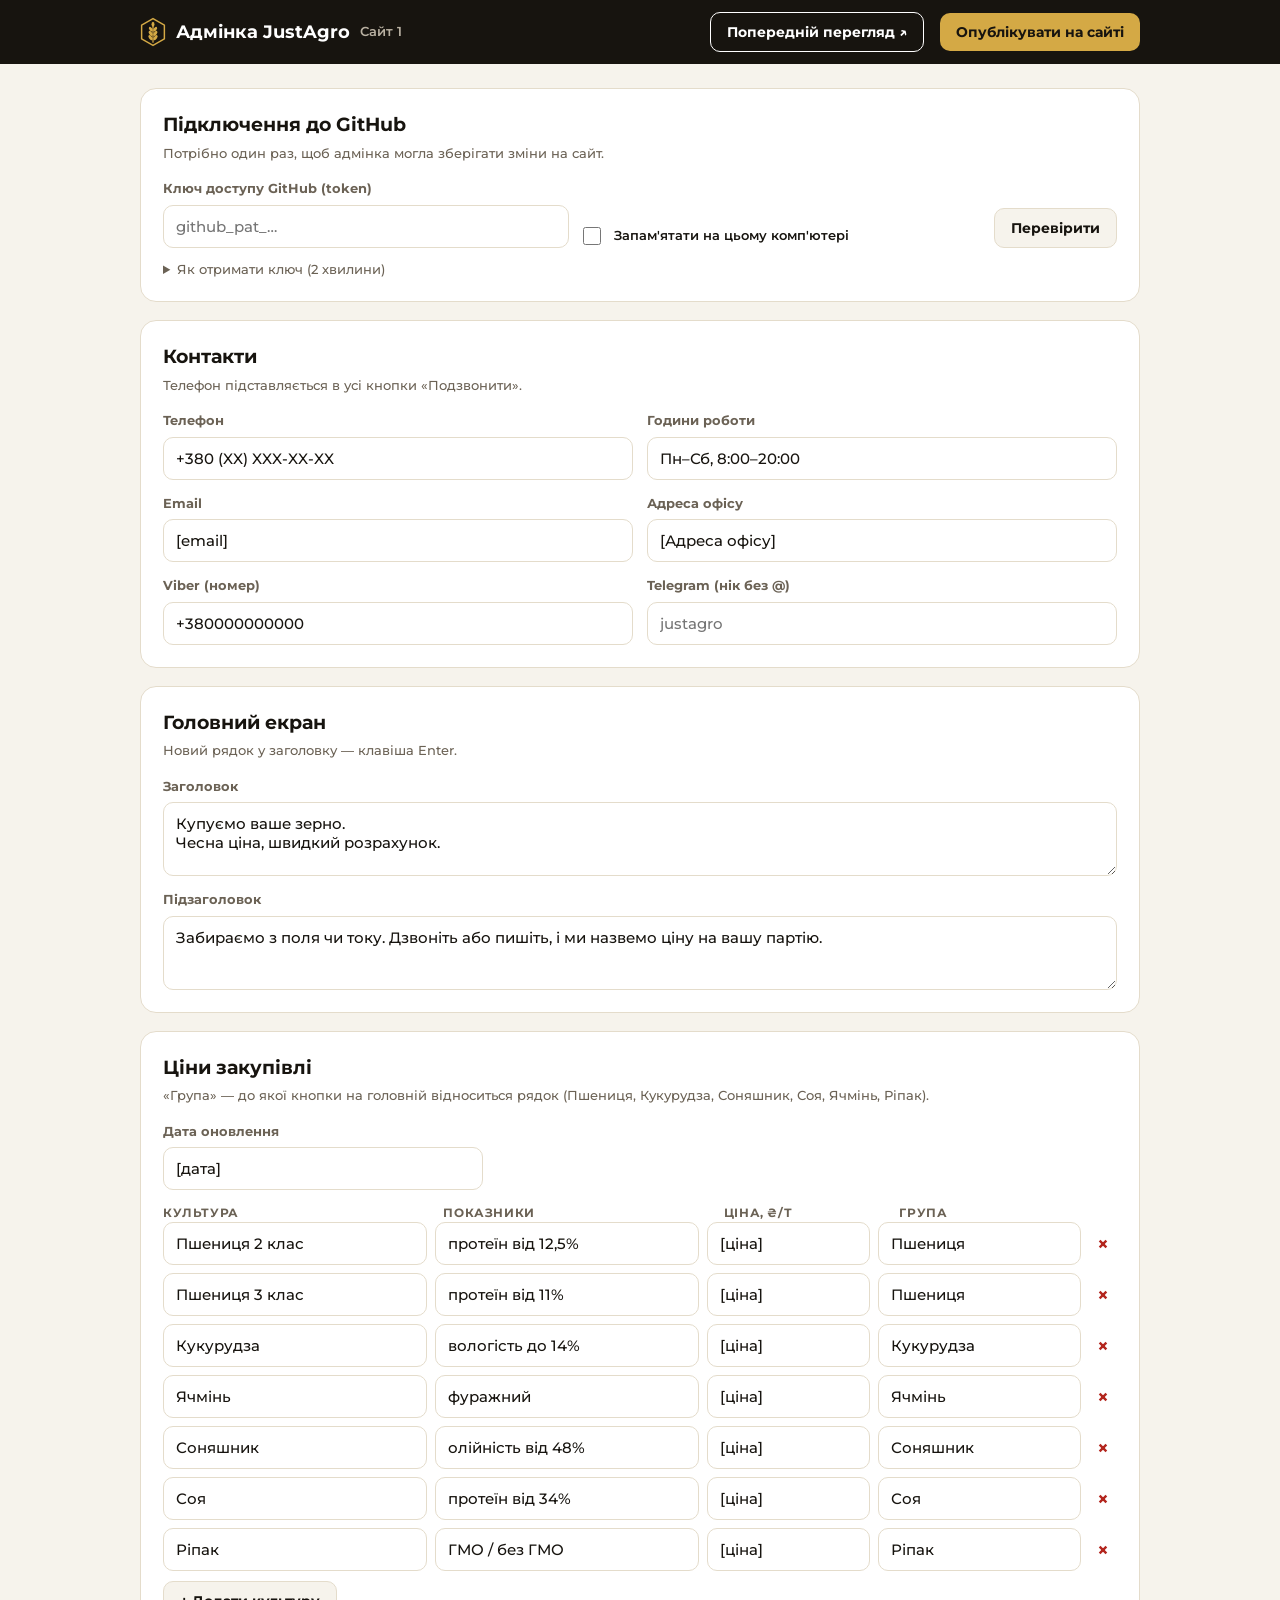
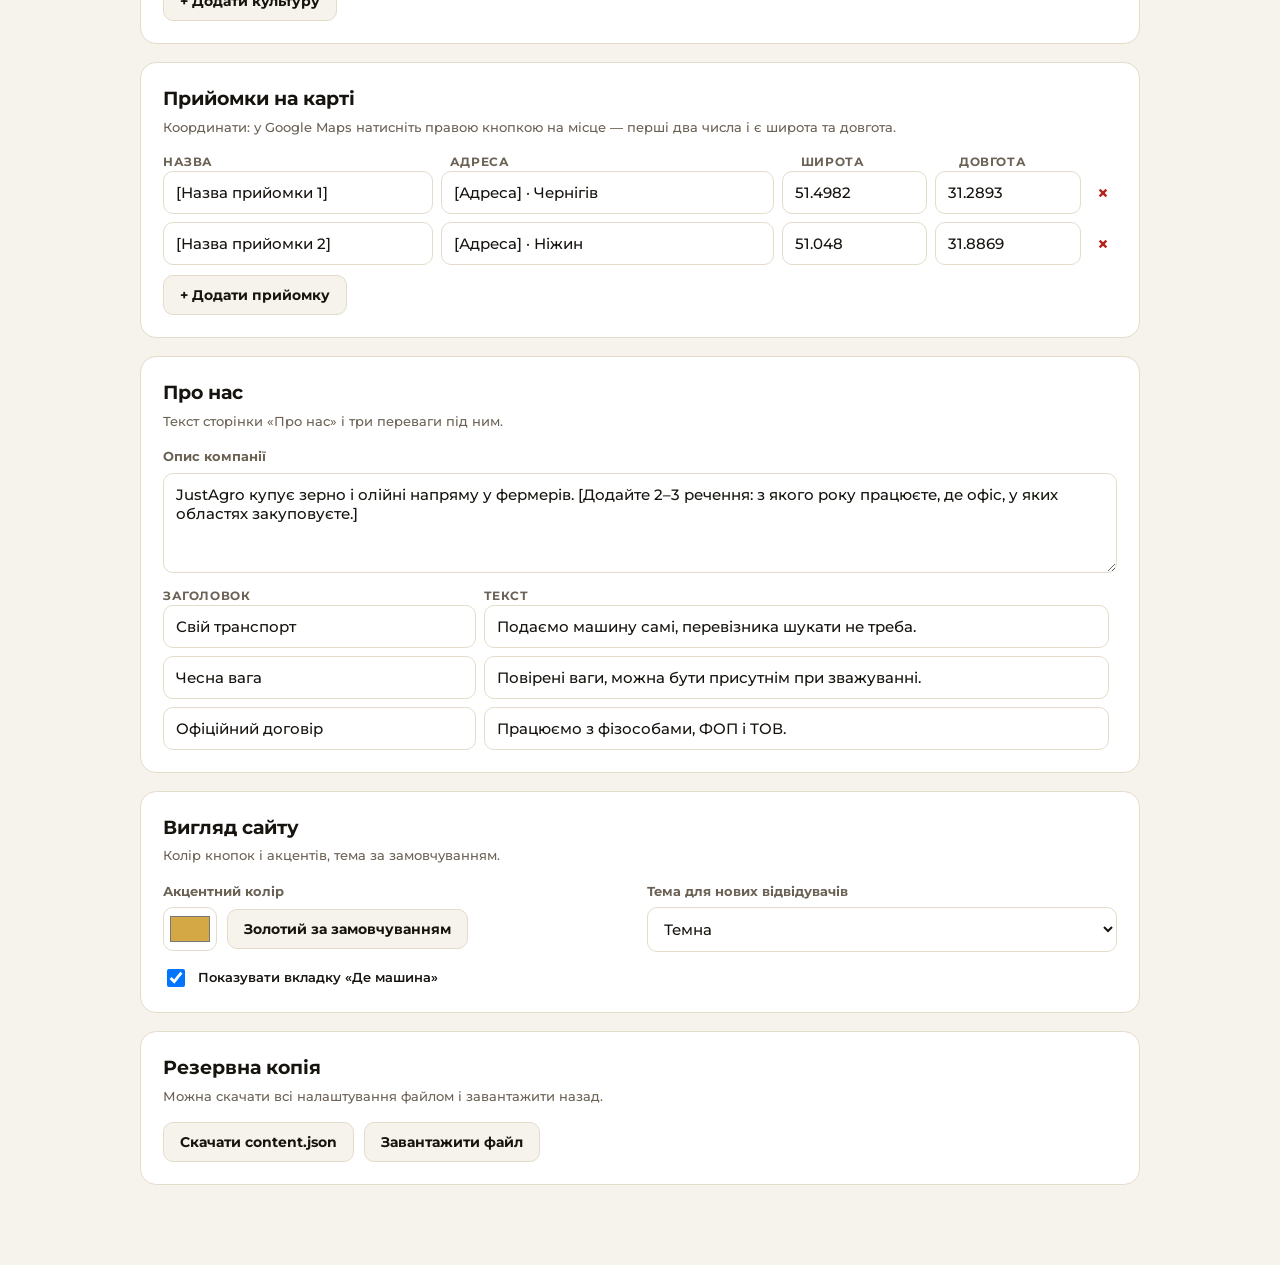
<file: admin.html>
<!doctype html>
<html lang="uk">
<head>
<meta charset="utf-8">
<meta name="viewport" content="width=device-width, initial-scale=1">
<meta name="robots" content="noindex, nofollow">
<title>Адмінка JustAgro</title>
<link rel="icon" href="favicon.svg" type="image/svg+xml">
<link rel="preconnect" href="https://fonts.googleapis.com">
<link rel="stylesheet" href="https://fonts.googleapis.com/css2?family=Montserrat:wght@500;600;700;800&display=swap">
<style>
:root { --gold: #D4A945; --gold-d: #B58A2B; --ink: #17140F; --mut: #6B6255; --line: #E4DCCB; --bg: #F6F3EC; --card: #fff; --ok: #2E7D4F; --err: #B3261E; }
* { box-sizing: border-box; }
body { margin: 0; background: var(--bg); color: var(--ink); font: 500 15px/1.5 Montserrat, system-ui, sans-serif; }
.top { background: var(--ink); color: #fff; position: sticky; top: 0; z-index: 10; }
.top .in { max-width: 1040px; margin: 0 auto; padding: 12px 20px; display: flex; flex-wrap: wrap; gap: 10px 16px; align-items: center; }
.top h1 { margin: 0; font-size: 18px; flex: 1; display: flex; align-items: center; gap: 10px; }
.top h1 svg { width: 26px; height: 30px; color: var(--gold); }
.top h1 small { color: #B9B1A2; font-weight: 600; font-size: 13px; }
.btn { display: inline-flex; align-items: center; gap: 6px; padding: 10px 16px; border-radius: 10px; border: 0; font: 700 14px Montserrat, sans-serif; cursor: pointer; text-decoration: none; }
.btn--gold { background: var(--gold); color: var(--ink); }
.btn--gold:hover { background: var(--gold-d); }
.btn--ghost { background: transparent; color: inherit; border: 1px solid currentColor; }
.btn--soft { background: var(--bg); color: var(--ink); border: 1px solid var(--line); }
.btn--del { background: none; border: 0; color: var(--err); cursor: pointer; font: 700 20px Montserrat, sans-serif; padding: 4px 8px; }
.btn:disabled { opacity: .5; cursor: default; }
main { max-width: 1040px; margin: 0 auto; padding: 24px 20px 80px; display: flex; flex-direction: column; gap: 18px; }
.card { background: var(--card); border: 1px solid var(--line); border-radius: 16px; padding: 22px; }
.card h2 { margin: 0 0 4px; font-size: 19px; }
.card > p { margin: 0 0 16px; color: var(--mut); font-size: 13px; }
.grid { display: grid; grid-template-columns: repeat(2, minmax(0, 1fr)); gap: 14px; }
.full { grid-column: 1 / -1; }
label { display: flex; flex-direction: column; gap: 6px; font-size: 13px; font-weight: 700; color: var(--mut); }
input, textarea, select { font: 500 15px Montserrat, sans-serif; color: var(--ink); padding: 11px 12px; border: 1px solid var(--line); border-radius: 10px; background: #fff; width: 100%; }
textarea { min-height: 74px; resize: vertical; }
input:focus, textarea:focus, select:focus { outline: 2px solid var(--gold); border-color: var(--gold); }
.rows { display: flex; flex-direction: column; gap: 8px; }
.row { display: grid; gap: 8px; align-items: center; }
.row--price { grid-template-columns: 1.3fr 1.3fr 0.8fr 1fr auto; }
.row--point { grid-template-columns: 1.3fr 1.6fr 0.7fr 0.7fr auto; }
.row--feat { grid-template-columns: 1fr 2fr auto; }
.head { font-size: 12px; font-weight: 700; color: var(--mut); text-transform: uppercase; letter-spacing: .05em; }
.add { margin-top: 10px; }
.check { flex-direction: row; align-items: center; gap: 10px; color: var(--ink); font-weight: 600; }
.check input { width: 18px; height: 18px; }
.status { padding: 12px 14px; border-radius: 10px; font-weight: 600; font-size: 14px; display: none; }
.status.ok { display: block; background: #E5F3EA; color: var(--ok); }
.status.err { display: block; background: #FBE9E7; color: var(--err); }
.status.info { display: block; background: #FBF4E2; color: #7A5A12; }
.help { font-size: 13px; color: var(--mut); }
.help ol { margin: 6px 0 0; padding-left: 20px; }
.help a { color: var(--gold-d); font-weight: 700; }
.token { display: flex; flex-wrap: wrap; gap: 10px; align-items: flex-end; }
.token label { flex: 1 1 320px; }
.swatch { display: flex; gap: 10px; align-items: center; }
.swatch input[type=color] { width: 54px; height: 44px; padding: 4px; }
@media (max-width: 720px) {
  .grid { grid-template-columns: 1fr; }
  .row--price, .row--point, .row--feat { grid-template-columns: 1fr 1fr; }
  .row .btn--del { justify-self: end; }
  .head { display: none; }
}
</style>
</head>
<body>
<header class="top"><div class="in">
  <h1><svg viewBox="0 0 64 72" fill="currentColor" aria-hidden="true"><path d="M32 3 L60 19 V53 L32 69 L4 53 V19 Z" fill="none" stroke="currentColor" stroke-width="3.6" stroke-linejoin="round"/><path d="M32 61 V23" stroke="currentColor" stroke-width="3" stroke-linecap="round"/><ellipse cx="32" cy="17" rx="3.6" ry="6.4"/><ellipse cx="26.6" cy="29" rx="3.5" ry="6.6" transform="rotate(-35 26.6 29)"/><ellipse cx="37.4" cy="29" rx="3.5" ry="6.6" transform="rotate(35 37.4 29)"/><ellipse cx="26.2" cy="39.5" rx="3.7" ry="7" transform="rotate(-35 26.2 39.5)"/><ellipse cx="37.8" cy="39.5" rx="3.7" ry="7" transform="rotate(35 37.8 39.5)"/><ellipse cx="25.8" cy="50" rx="3.8" ry="7.2" transform="rotate(-35 25.8 50)"/><ellipse cx="38.2" cy="50" rx="3.8" ry="7.2" transform="rotate(35 38.2 50)"/></svg>Адмінка JustAgro <small>Сайт 1</small></h1>
  <button class="btn btn--ghost" type="button" id="btnPreview">Попередній перегляд ↗</button>
  <button class="btn btn--gold" type="button" id="btnPublish">Опублікувати на сайті</button>
</div></header>

<main>
  <div class="status" id="status" role="status"></div>

  <section class="card">
    <h2>Підключення до GitHub</h2>
    <p>Потрібно один раз, щоб адмінка могла зберігати зміни на сайт.</p>
    <div class="token">
      <label>Ключ доступу GitHub (token)
        <input type="password" id="token" autocomplete="off" placeholder="github_pat_…">
      </label>
      <label class="check"><input type="checkbox" id="remember"> Запам'ятати на цьому комп'ютері</label>
      <button class="btn btn--soft" type="button" id="btnCheck">Перевірити</button>
    </div>
    <details class="help" style="margin-top:12px">
      <summary>Як отримати ключ (2 хвилини)</summary>
      <ol>
        <li>Відкрийте <a href="https://github.com/settings/personal-access-tokens/new" target="_blank" rel="noopener">github.com → Fine-grained token</a>.</li>
        <li>Token name: <b>JustAgro admin</b>, Expiration: на ваш вибір.</li>
        <li>Repository access → <b>Only select repositories</b> → <b>justagro-site</b>.</li>
        <li>Permissions → Repository permissions → <b>Contents: Read and write</b>.</li>
        <li>Натисніть <b>Generate token</b>, скопіюйте його і вставте в поле вище.</li>
      </ol>
      Ключ дає доступ лише до цього сайту. Нікому його не пересилайте.
    </details>
  </section>

  <section class="card">
    <h2>Контакти</h2>
    <p>Телефон підставляється в усі кнопки «Подзвонити».</p>
    <div class="grid">
      <label>Телефон<input id="phone" placeholder="+380 (67) 123-45-67"></label>
      <label>Години роботи<input id="hours" placeholder="Пн–Сб, 8:00–20:00"></label>
      <label>Email<input id="email" type="text"></label>
      <label>Адреса офісу<input id="address"></label>
      <label>Viber (номер)<input id="viber" placeholder="+380671234567"></label>
      <label>Telegram (нік без @)<input id="telegram" placeholder="justagro"></label>
    </div>
  </section>

  <section class="card">
    <h2>Головний екран</h2>
    <p>Новий рядок у заголовку — клавіша Enter.</p>
    <div class="grid">
      <label class="full">Заголовок<textarea id="hero_title"></textarea></label>
      <label class="full">Підзаголовок<textarea id="hero_text"></textarea></label>
    </div>
  </section>

  <section class="card">
    <h2>Ціни закупівлі</h2>
    <p>«Група» — до якої кнопки на головній відноситься рядок (Пшениця, Кукурудза, Соняшник, Соя, Ячмінь, Ріпак).</p>
    <label style="max-width:320px;margin-bottom:14px">Дата оновлення<input id="prices_date" placeholder="16.10.2026"></label>
    <div class="row row--price head"><span>Культура</span><span>Показники</span><span>Ціна, ₴/т</span><span>Група</span><span></span></div>
    <div class="rows" id="prices"></div>
    <button class="btn btn--soft add" type="button" id="addPrice">+ Додати культуру</button>
  </section>

  <section class="card">
    <h2>Прийомки на карті</h2>
    <p>Координати: у Google Maps натисніть правою кнопкою на місце — перші два числа і є широта та довгота.</p>
    <div class="row row--point head"><span>Назва</span><span>Адреса</span><span>Широта</span><span>Довгота</span><span></span></div>
    <div class="rows" id="points"></div>
    <button class="btn btn--soft add" type="button" id="addPoint">+ Додати прийомку</button>
  </section>

  <section class="card">
    <h2>Про нас</h2>
    <p>Текст сторінки «Про нас» і три переваги під ним.</p>
    <label>Опис компанії<textarea id="about" style="min-height:100px"></textarea></label>
    <div class="row row--feat head" style="margin-top:14px"><span>Заголовок</span><span>Текст</span><span></span></div>
    <div class="rows" id="features"></div>
  </section>

  <section class="card">
    <h2>Вигляд сайту</h2>
    <p>Колір кнопок і акцентів, тема за замовчуванням.</p>
    <div class="grid">
      <label>Акцентний колір
        <span class="swatch"><input type="color" id="accent"><button class="btn btn--soft" type="button" id="accentReset">Золотий за замовчуванням</button></span>
      </label>
      <label>Тема для нових відвідувачів
        <select id="default_theme"><option value="dark">Темна</option><option value="light">Світла</option></select>
      </label>
      <label class="check full"><input type="checkbox" id="show_track"> Показувати вкладку «Де машина»</label>
    </div>
  </section>

  <section class="card">
    <h2>Резервна копія</h2>
    <p>Можна скачати всі налаштування файлом і завантажити назад.</p>
    <div style="display:flex;gap:10px;flex-wrap:wrap">
      <button class="btn btn--soft" type="button" id="btnDownload">Скачати content.json</button>
      <label class="btn btn--soft" style="flex-direction:row;color:var(--ink)">Завантажити файл<input type="file" id="fileIn" accept=".json,application/json" hidden></label>
    </div>
  </section>
</main>

<script>
(function () {
  var OWNER = 'svodkavsego-pixel', REPO = 'justagro-site', PATH = 'content.json', BRANCH = 'main';
  var DEFAULT_ACCENT = '#D4A945';
  var data = null;
  function $(id) { return document.getElementById(id); }
  function status(msg, kind) { var s = $('status'); s.className = 'status ' + kind; s.textContent = msg; s.scrollIntoView({ block: 'nearest' }); }

  // token
  try { var saved = localStorage.getItem('ja_token'); if (saved) { $('token').value = saved; $('remember').checked = true; } } catch (e) {}
  function token() { return $('token').value.trim(); }
  function saveToken() { try { if ($('remember').checked && token()) localStorage.setItem('ja_token', token()); else localStorage.removeItem('ja_token'); } catch (e) {} }
  $('remember').addEventListener('change', saveToken);

  // rows
  function input(v, ph, type) { var i = document.createElement('input'); i.value = v == null ? '' : v; if (ph) i.placeholder = ph; if (type) { i.type = type; i.step = 'any'; } return i; }
  function del(row) { var b = document.createElement('button'); b.type = 'button'; b.className = 'btn--del'; b.textContent = '×'; b.setAttribute('aria-label', 'Видалити рядок'); b.onclick = function () { row.remove(); }; return b; }
  function addPrice(p) {
    p = p || {}; var r = document.createElement('div'); r.className = 'row row--price';
    [input(p.name, 'Культура'), input(p.spec, 'Показники'), input(p.price, 'Ціна'), input(p.group, 'Група')].forEach(function (i) { r.appendChild(i); });
    r.appendChild(del(r)); $('prices').appendChild(r);
  }
  function addPoint(p) {
    p = p || {}; var r = document.createElement('div'); r.className = 'row row--point';
    [input(p.name, 'Назва'), input(p.addr, 'Адреса'), input(p.lat, '51.49', 'number'), input(p.lng, '31.28', 'number')].forEach(function (i) { r.appendChild(i); });
    r.appendChild(del(r)); $('points').appendChild(r);
  }
  function addFeat(f) {
    f = f || {}; var r = document.createElement('div'); r.className = 'row row--feat';
    [input(f.title, 'Заголовок'), input(f.text, 'Текст')].forEach(function (i) { r.appendChild(i); });
    r.appendChild(document.createElement('span')); $('features').appendChild(r);
  }
  $('addPrice').onclick = function () { addPrice(); };
  $('addPoint').onclick = function () { addPoint(); };

  var FIELDS = ['phone', 'hours', 'email', 'address', 'viber', 'telegram', 'hero_title', 'hero_text', 'prices_date', 'about', 'default_theme'];
  function fill(c) {
    data = c;
    FIELDS.forEach(function (k) { $(k).value = c[k] == null ? '' : c[k]; });
    $('accent').value = /^#[0-9a-f]{6}$/i.test(c.accent || '') ? c.accent : DEFAULT_ACCENT;
    $('show_track').checked = c.show_track !== false;
    $('prices').innerHTML = ''; (c.prices || []).forEach(addPrice);
    $('points').innerHTML = ''; (c.points || []).forEach(addPoint);
    $('features').innerHTML = ''; var fs = c.features || []; for (var i = 0; i < 3; i++) addFeat(fs[i]);
  }
  function collect() {
    var c = {};
    FIELDS.forEach(function (k) { c[k] = $(k).value.trim(); });
    c.accent = $('accent').value; c.show_track = $('show_track').checked;
    c.prices = [].map.call($('prices').children, function (r) { var v = r.querySelectorAll('input'); return { name: v[0].value.trim(), spec: v[1].value.trim(), price: v[2].value.trim(), group: v[3].value.trim() || v[0].value.trim() }; }).filter(function (p) { return p.name; });
    c.points = [].map.call($('points').children, function (r) { var v = r.querySelectorAll('input'); return { name: v[0].value.trim(), addr: v[1].value.trim(), lat: parseFloat(v[2].value), lng: parseFloat(v[3].value) }; }).filter(function (p) { return p.name; });
    c.features = [].map.call($('features').children, function (r) { var v = r.querySelectorAll('input'); return { title: v[0].value.trim(), text: v[1].value.trim() }; }).filter(function (f) { return f.title; });
    return c;
  }
  $('accentReset').onclick = function () { $('accent').value = DEFAULT_ACCENT; };

  fetch('content.json?t=' + Date.now(), { cache: 'no-store' }).then(function (r) { return r.json(); }).then(fill)
    .catch(function () { status('Не вдалося завантажити content.json. Оновіть сторінку.', 'err'); });

  // preview
  $('btnPreview').onclick = function () {
    try { localStorage.setItem('ja_preview', JSON.stringify(collect())); } catch (e) {}
    window.open('./?preview=1#home', '_blank');
  };

  // GitHub API
  function api(method, body) {
    return fetch('https://api.github.com/repos/' + OWNER + '/' + REPO + '/contents/' + PATH + (method === 'GET' ? '?ref=' + BRANCH + '&t=' + Date.now() : ''), {
      method: method,
      headers: { 'Authorization': 'Bearer ' + token(), 'Accept': 'application/vnd.github+json', 'X-GitHub-Api-Version': '2022-11-28' },
      body: body ? JSON.stringify(body) : undefined
    }).then(function (r) { return r.json().then(function (j) { return { ok: r.ok, status: r.status, json: j }; }); });
  }
  function b64(str) { var bytes = new TextEncoder().encode(str), bin = ''; for (var i = 0; i < bytes.length; i++) bin += String.fromCharCode(bytes[i]); return btoa(bin); }
  function why(res) {
    if (res.status === 401) return 'Ключ недійсний або прострочений.';
    if (res.status === 403 || res.status === 404) return 'У ключа немає доступу до сховища justagro-site (потрібно Contents: Read and write).';
    return (res.json && res.json.message) || ('Помилка ' + res.status);
  }
  $('btnCheck').onclick = function () {
    if (!token()) return status('Вставте ключ доступу.', 'err');
    saveToken(); status('Перевіряю…', 'info');
    api('GET').then(function (res) { res.ok ? status('Підключення працює. Можна публікувати зміни.', 'ok') : status(why(res), 'err'); })
      .catch(function () { status('Немає зʼєднання з GitHub.', 'err'); });
  };
  $('btnPublish').onclick = function () {
    if (!token()) return status('Спочатку вставте ключ доступу GitHub у розділі «Підключення».', 'err');
    saveToken();
    var btn = this; btn.disabled = true; status('Публікую…', 'info');
    var c = collect();
    api('GET').then(function (cur) {
      if (!cur.ok) throw cur;
      return api('PUT', { message: 'Оновлення вмісту сайту з адмінки', content: b64(JSON.stringify(c, null, 2) + '\n'), sha: cur.json.sha, branch: BRANCH });
    }).then(function (res) {
      if (!res.ok) throw res;
      data = c; status('Готово! Зміни опубліковано. Сайт оновиться приблизно за 1 хвилину.', 'ok');
    }).catch(function (res) { status(res && res.status ? why(res) : 'Немає зʼєднання з GitHub.', 'err'); })
      .then(function () { btn.disabled = false; });
  };

  // backup
  $('btnDownload').onclick = function () {
    var a = document.createElement('a');
    a.href = URL.createObjectURL(new Blob([JSON.stringify(collect(), null, 2)], { type: 'application/json' }));
    a.download = 'content.json'; a.click(); setTimeout(function () { URL.revokeObjectURL(a.href); }, 1000);
  };
  $('fileIn').onchange = function (e) {
    var f = e.target.files[0]; if (!f) return;
    f.text().then(function (t) { fill(JSON.parse(t)); status('Файл завантажено. Натисніть «Опублікувати», щоб зберегти на сайті.', 'info'); })
      .catch(function () { status('Це не схоже на файл налаштувань.', 'err'); });
  };
})();
</script>
</body>
</html>
</file>
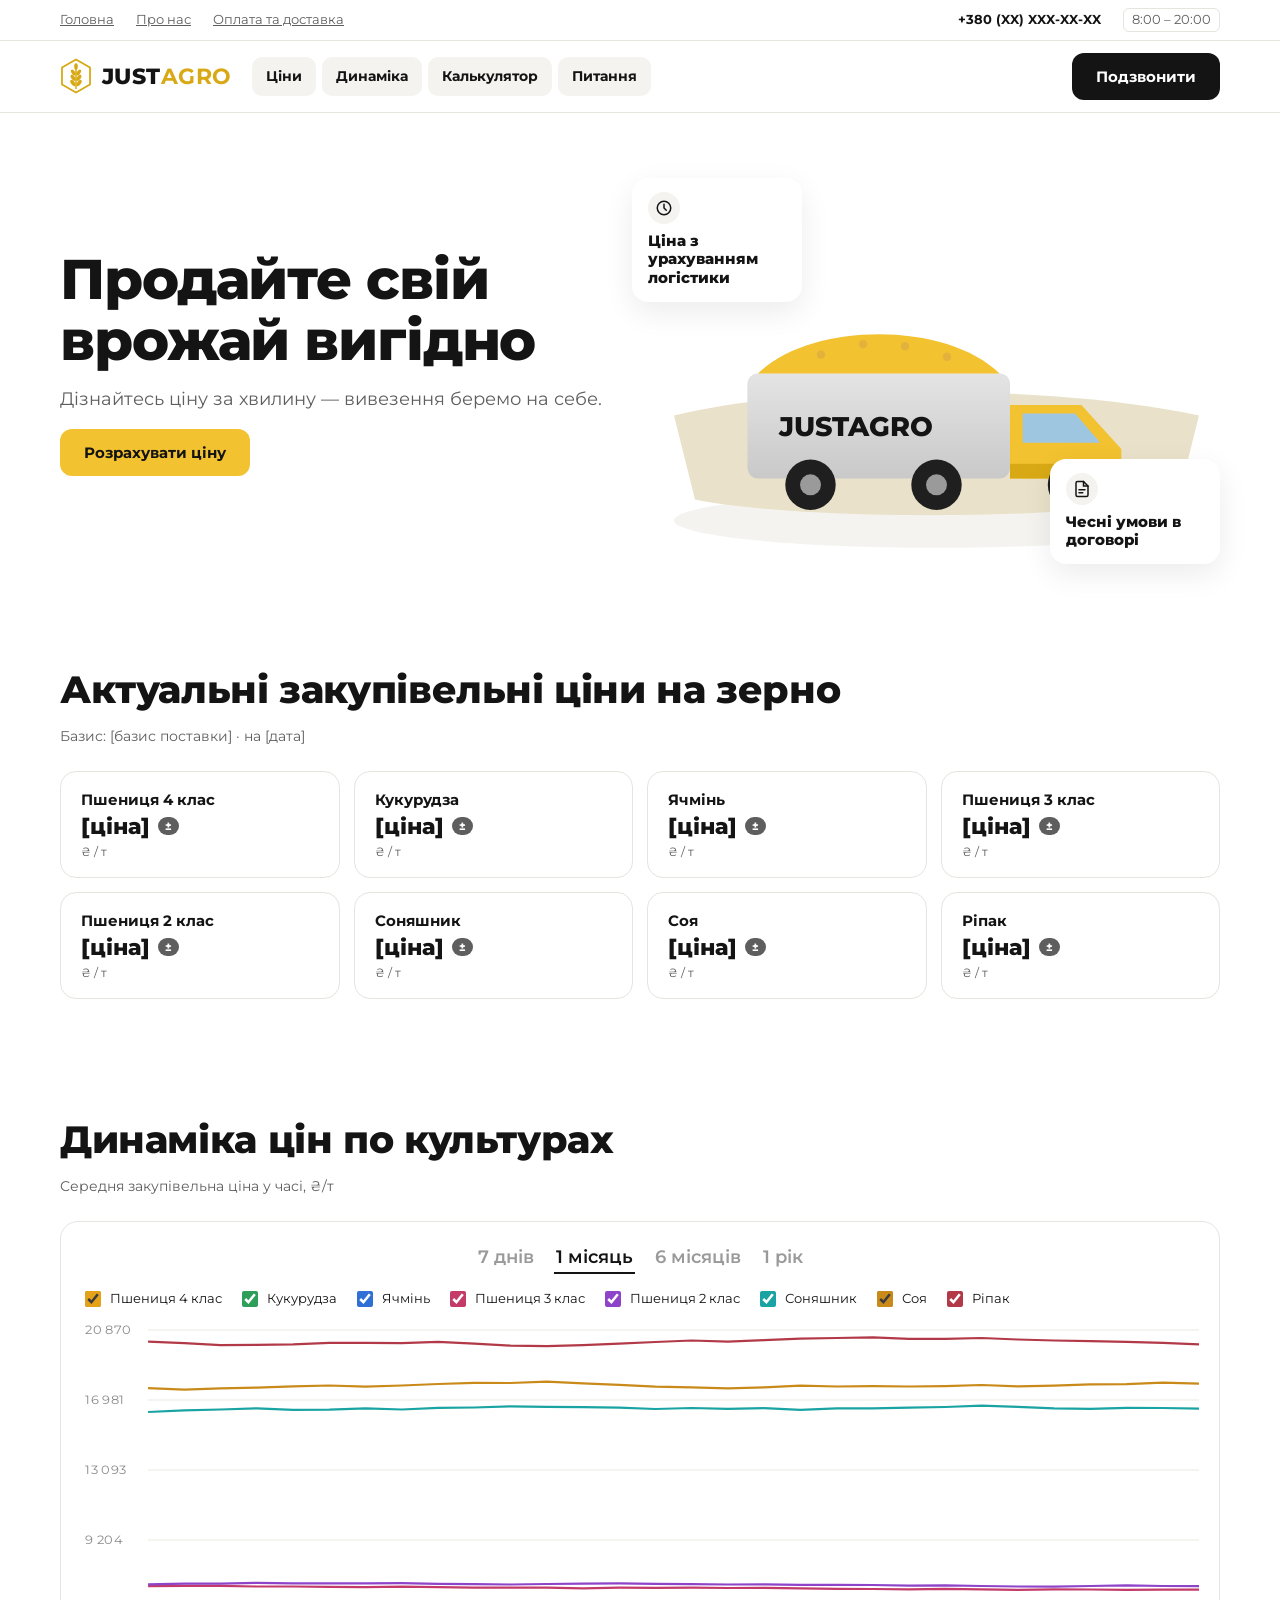
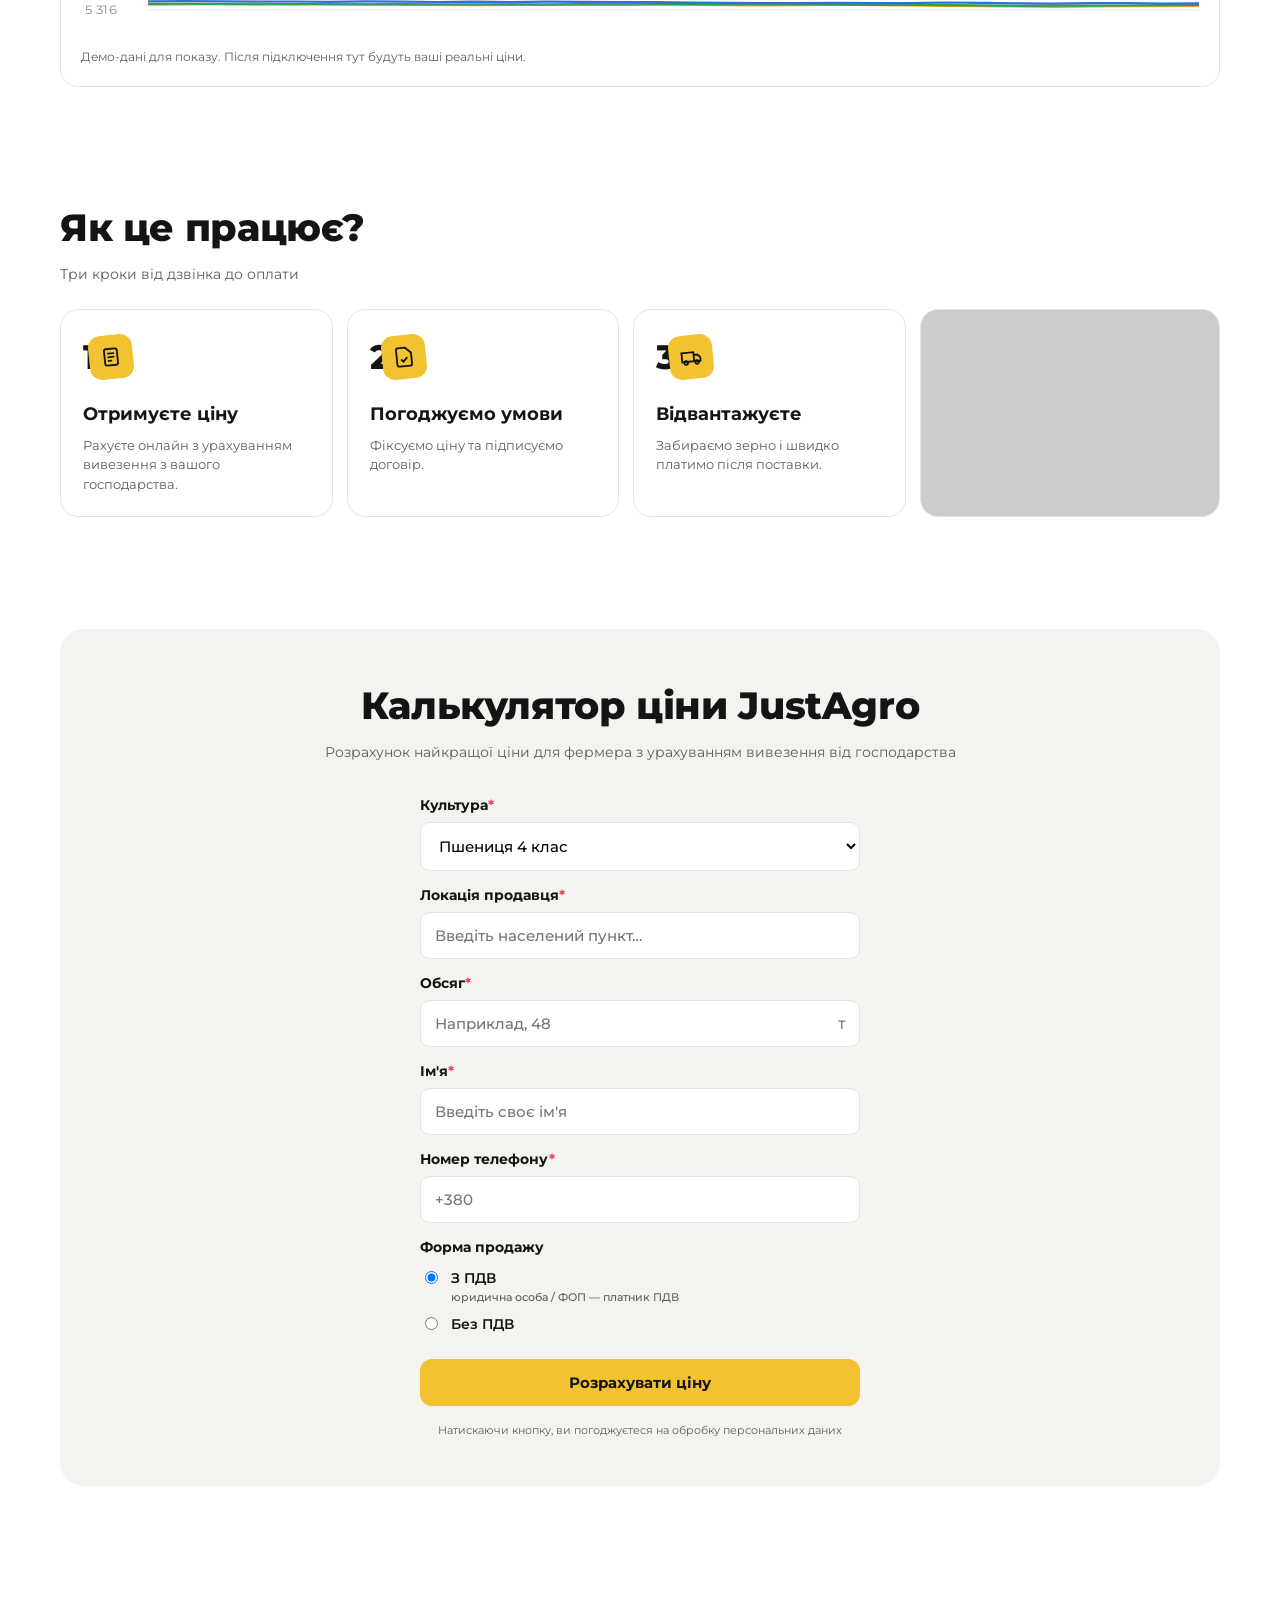
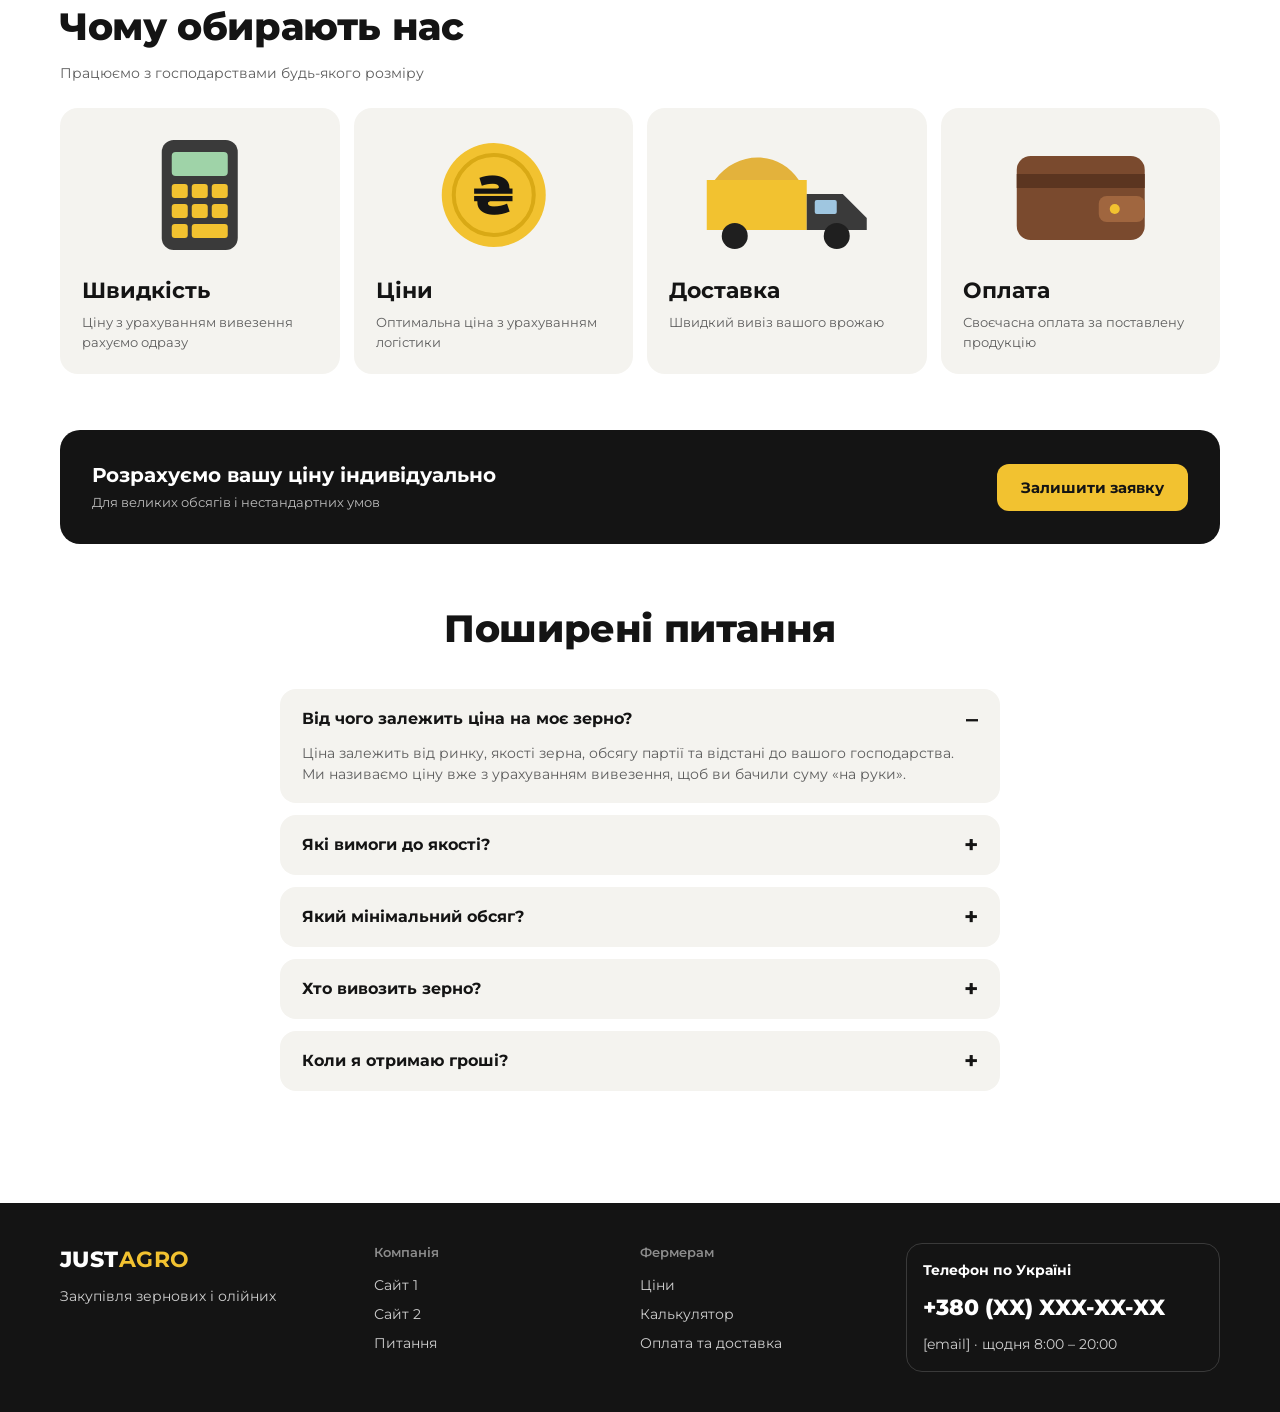
<file: v3.html>
<!doctype html>
<html lang="uk">
<head>
<meta charset="utf-8">
<meta name="viewport" content="width=device-width, initial-scale=1">
<title>JustAgro — продаж зерна, закупівельні ціни</title>
<meta name="description" content="Продайте врожай вигідно: актуальні закупівельні ціни, калькулятор з логістикою, швидка оплата.">
<link rel="icon" href="favicon.svg" type="image/svg+xml">
<link rel="preconnect" href="https://fonts.googleapis.com">
<link rel="stylesheet" href="https://fonts.googleapis.com/css2?family=Montserrat:wght@500;600;700;800&display=swap">
<style>
:root { --y: #F2C230; --y-d: #D9A915; --ink: #141414; --mut: #5E5E5E; --line: #E6E4DE; --soft: #F4F3EF; --white: #fff; --red: #E5484D; --green: #2E9E5B; }
* { box-sizing: border-box; }
html { scroll-behavior: smooth; }
body { margin: 0; font-family: Montserrat, system-ui, sans-serif; color: var(--ink); background: var(--white); font-size: 16px; line-height: 1.5; }
a { color: inherit; }
.wrap { max-width: 1200px; margin: 0 auto; padding: 0 20px; }
section { scroll-margin-top: 80px; }
.btn { display: inline-flex; align-items: center; justify-content: center; gap: 8px; padding: 14px 24px; border-radius: 12px; border: 0; font: 700 15px Montserrat, sans-serif; text-decoration: none; cursor: pointer; transition: background-color .15s, transform .15s; }
.btn--y { background: var(--y); color: var(--ink); }
.btn--y:hover { background: var(--y-d); }
.btn--k { background: var(--ink); color: #fff; }
h2 { font-size: clamp(26px, 3.2vw, 38px); margin: 0 0 8px; font-weight: 800; letter-spacing: -.01em; }
.sub { color: var(--mut); font-size: 14px; margin: 0 0 24px; }
.sec { padding: 56px 0; }

/* top */
.topbar { font-size: 13px; color: var(--mut); border-bottom: 1px solid var(--line); }
.topbar .wrap { display: flex; flex-wrap: wrap; gap: 6px 22px; padding-top: 8px; padding-bottom: 8px; align-items: center; }
.topbar .sp { flex: 1; }
.topbar b { color: var(--ink); }
.hours { border: 1px solid var(--line); border-radius: 6px; padding: 1px 8px; }
.hdr { position: sticky; top: 0; z-index: 50; background: #fff; border-bottom: 1px solid var(--line); }
.hdr .wrap { display: flex; flex-wrap: wrap; align-items: center; gap: 12px 20px; padding-top: 12px; padding-bottom: 12px; }
.brand { display: flex; align-items: center; gap: 10px; text-decoration: none; font-weight: 800; font-size: 22px; letter-spacing: .02em; }
.brand svg { width: 32px; height: 36px; color: var(--y-d); }
.brand span b { color: var(--y-d); }
.nav { display: flex; flex-wrap: wrap; gap: 6px; flex: 1; }
.nav a { text-decoration: none; font-size: 14px; font-weight: 700; padding: 9px 14px; border-radius: 10px; background: var(--soft); }
.nav a:hover { background: var(--y); }

/* hero */
.hero .wrap { display: flex; flex-wrap: wrap; align-items: center; gap: 24px; padding-top: 40px; padding-bottom: 32px; }
.hero__t { flex: 1 1 440px; display: flex; flex-direction: column; gap: 16px; align-items: flex-start; }
.hero h1 { margin: 0; font-size: clamp(34px, 4.6vw, 56px); line-height: 1.08; font-weight: 800; letter-spacing: -.02em; }
.hero p { margin: 0; font-size: 18px; color: var(--mut); }
.hero__v { flex: 1 1 480px; position: relative; min-height: 380px; }
.hero__v svg.art { width: 100%; height: auto; display: block; }
.tag { position: absolute; background: #fff; border-radius: 16px; padding: 14px 16px; box-shadow: 0 10px 30px rgba(0,0,0,.08); font-weight: 800; font-size: 15px; line-height: 1.25; max-width: 170px; display: flex; flex-direction: column; gap: 8px; }
.tag i { width: 32px; height: 32px; border-radius: 50%; background: var(--soft); display: flex; align-items: center; justify-content: center; font-style: normal; }
.tag i svg { width: 18px; height: 18px; }
.tag--1 { left: 0; top: 6%; }
.tag--2 { right: 0; bottom: 2%; }

/* prices */
.pgrid { display: grid; grid-template-columns: repeat(4, minmax(0, 1fr)); gap: 14px; }
.pc { border: 1px solid var(--line); border-radius: 16px; padding: 18px 20px; display: flex; flex-direction: column; gap: 4px; transition: box-shadow .15s, border-color .15s; cursor: pointer; background: #fff; text-align: left; font-family: inherit; color: inherit; }
.pc:hover { border-color: var(--y); box-shadow: 0 8px 22px rgba(0,0,0,.07); }
.pc b { font-size: 15px; }
.pc__v { display: flex; align-items: center; gap: 8px; font-size: 22px; font-weight: 800; }
.pc__v em { font-style: normal; font-size: 11px; font-weight: 800; color: #fff; background: var(--mut); border-radius: 999px; padding: 2px 7px; }
.pc small { font-size: 12px; color: var(--mut); }

/* chart */
.chart { border: 1px solid var(--line); border-radius: 18px; padding: 20px; }
.per { display: flex; justify-content: center; gap: 18px; margin-bottom: 14px; flex-wrap: wrap; }
.per button { background: none; border: 0; font: 600 18px Montserrat, sans-serif; color: #9a9a9a; cursor: pointer; padding: 4px 2px; border-bottom: 2px solid transparent; }
.per button.on { color: var(--ink); border-bottom-color: var(--ink); }
.leg { display: flex; flex-wrap: wrap; gap: 8px 16px; margin-bottom: 10px; font-size: 13px; }
.leg label { display: inline-flex; align-items: center; gap: 6px; cursor: pointer; }
.leg input { width: 16px; height: 16px; }
#chart { width: 100%; height: 320px; display: block; }
.demo { font-size: 12px; color: var(--mut); margin-top: 8px; }

/* steps */
.steps { display: grid; grid-template-columns: repeat(3, minmax(0, 1fr)) 1.1fr; gap: 14px; }
.st { border: 1px solid var(--line); border-radius: 18px; padding: 22px; display: flex; flex-direction: column; gap: 8px; }
.st__n { display: flex; align-items: center; gap: 2px; font-size: 34px; font-weight: 800; }
.st__n span { width: 44px; height: 44px; border-radius: 12px; background: var(--y); display: inline-flex; align-items: center; justify-content: center; margin-left: -10px; transform: rotate(-6deg); }
.st__n span svg { width: 22px; height: 22px; }
.st b { font-size: 18px; margin-top: 10px; }
.st p { margin: 0; font-size: 13px; color: var(--mut); }
.st--img { padding: 0; overflow: hidden; background: #ccc url("https://images.unsplash.com/photo-1530267981375-f0de937f5f13?w=700&q=60&auto=format&fit=crop") center / cover; min-height: 200px; }

/* calc */
.calc { background: var(--soft); border-radius: 24px; padding: 48px 20px; text-align: center; }
.calc form { max-width: 440px; margin: 24px auto 0; text-align: left; display: flex; flex-direction: column; gap: 6px; }
.calc label { font-size: 14px; font-weight: 700; margin-top: 8px; }
.calc label i { color: var(--red); font-style: normal; }
.calc input[type=text], .calc input[type=tel], .calc input[type=number], .calc select { width: 100%; padding: 13px 14px; border: 1px solid var(--line); border-radius: 10px; font: 500 15px Montserrat, sans-serif; background: #fff; }
.calc input:focus, .calc select:focus { outline: 2px solid var(--y); }
.unit { position: relative; }
.unit span { position: absolute; right: 14px; top: 50%; transform: translateY(-50%); color: var(--mut); }
.vat { display: flex; flex-direction: column; gap: 8px; margin-top: 4px; }
.vat label { font-weight: 600; margin: 0; display: flex; gap: 10px; align-items: flex-start; }
.vat small { display: block; font-size: 11px; color: var(--mut); font-weight: 500; }
.calc .btn { margin-top: 18px; }
.calc .note { font-size: 11px; color: var(--mut); text-align: center; margin-top: 10px; }
.res { display: none; background: #fff; border: 2px solid var(--y); border-radius: 14px; padding: 16px; margin-top: 12px; font-size: 14px; }

/* why */
.why { display: grid; grid-template-columns: repeat(4, minmax(0, 1fr)); gap: 14px; }
.wy { background: var(--soft); border-radius: 18px; padding: 22px; display: flex; flex-direction: column; gap: 6px; }
.wy svg { width: 100%; height: 130px; margin-bottom: 8px; }
.wy b { font-size: 22px; }
.wy p { margin: 0; font-size: 13px; color: var(--mut); }

/* banner */
.ban { background: var(--ink); color: #fff; border-radius: 20px; padding: 30px 32px; display: flex; flex-wrap: wrap; gap: 16px; align-items: center; justify-content: space-between; }
.ban b { font-size: 20px; display: block; }
.ban small { color: #BDBDBD; }

/* faq */
.faq { max-width: 760px; margin: 0 auto; display: flex; flex-direction: column; gap: 12px; }
.faq h2 { text-align: center; margin-bottom: 20px; }
.faq details { background: var(--soft); border-radius: 16px; padding: 18px 22px; }
.faq summary { list-style: none; cursor: pointer; font-weight: 700; display: flex; justify-content: space-between; gap: 12px; }
.faq summary::-webkit-details-marker { display: none; }
.faq summary::after { content: "+"; font-size: 24px; line-height: 1; }
.faq details[open] summary::after { content: "–"; }
.faq p { margin: 12px 0 0; color: var(--mut); font-size: 14px; }

/* footer */
.ftr { background: var(--ink); color: #CFCFCF; margin-top: 56px; }
.ftr .wrap { display: grid; grid-template-columns: 1.2fr 1fr 1fr 1.3fr; gap: 24px; padding-top: 40px; padding-bottom: 40px; font-size: 14px; }
.ftr h4 { margin: 0 0 12px; color: #8C8C8C; font-size: 13px; font-weight: 600; }
.ftr ul { list-style: none; margin: 0; padding: 0; display: flex; flex-direction: column; gap: 8px; }
.ftr a { text-decoration: none; }
.ftr a:hover { color: var(--y); }
.ftr .brand { color: #fff; }
.sub-box { border: 1px solid #3A3A3A; border-radius: 16px; padding: 16px; display: flex; flex-direction: column; gap: 10px; }
.sub-box input { padding: 12px; border-radius: 10px; border: 0; font: 500 14px Montserrat, sans-serif; }
.ph { font-size: 22px; font-weight: 800; color: #fff; }

@media (max-width: 960px) {
  .pgrid, .why { grid-template-columns: repeat(2, minmax(0, 1fr)); }
  .steps { grid-template-columns: 1fr 1fr; }
  .ftr .wrap { grid-template-columns: 1fr 1fr; }
}
@media (max-width: 560px) {
  .steps, .ftr .wrap { grid-template-columns: 1fr; }
  .pc__v { font-size: 18px; }
  .hero__v { min-height: 280px; }
  .tag { font-size: 13px; max-width: 140px; }
}
</style>
</head>
<body>

<div class="topbar"><div class="wrap">
  <a href="./">Головна</a><a href="#faq">Про нас</a><a href="#why">Оплата та доставка</a>
  <span class="sp"></span>
  <b>+380 (XX) XXX-XX-XX</b><span class="hours">8:00 – 20:00</span>
</div></div>

<header class="hdr"><div class="wrap">
  <a class="brand" href="v3.html" aria-label="JustAgro">
    <svg viewBox="0 0 64 72" fill="currentColor" aria-hidden="true"><path d="M32 3 L60 19 V53 L32 69 L4 53 V19 Z" fill="none" stroke="currentColor" stroke-width="3.6" stroke-linejoin="round"/><path d="M32 61 V23" stroke="currentColor" stroke-width="3" stroke-linecap="round"/><ellipse cx="32" cy="17" rx="3.6" ry="6.4"/><ellipse cx="26.6" cy="29" rx="3.5" ry="6.6" transform="rotate(-35 26.6 29)"/><ellipse cx="37.4" cy="29" rx="3.5" ry="6.6" transform="rotate(35 37.4 29)"/><ellipse cx="26.2" cy="39.5" rx="3.7" ry="7" transform="rotate(-35 26.2 39.5)"/><ellipse cx="37.8" cy="39.5" rx="3.7" ry="7" transform="rotate(35 37.8 39.5)"/><ellipse cx="25.8" cy="50" rx="3.8" ry="7.2" transform="rotate(-35 25.8 50)"/><ellipse cx="38.2" cy="50" rx="3.8" ry="7.2" transform="rotate(35 38.2 50)"/></svg>
    <span>JUST<b>AGRO</b></span>
  </a>
  <nav class="nav" aria-label="Розділи"><a href="#prices">Ціни</a><a href="#dyn">Динаміка</a><a href="#calc">Калькулятор</a><a href="#faq">Питання</a></nav>
  <a class="btn btn--k" href="tel:+380000000000">Подзвонити</a>
</div></header>

<section class="hero"><div class="wrap">
  <div class="hero__t">
    <h1>Продайте свій врожай вигідно</h1>
    <p>Дізнайтесь ціну за хвилину — вивезення беремо на себе.</p>
    <a class="btn btn--y" href="#calc">Розрахувати ціну</a>
  </div>
  <div class="hero__v">
    <svg class="art" viewBox="0 0 560 400" aria-hidden="true">
      <ellipse cx="290" cy="350" rx="250" ry="26" fill="#F4F3EF"/>
      <path d="M40 250 C 160 220 400 220 540 250 L 520 330 C 400 350 160 350 60 330 Z" fill="#E9E1C9"/>
      <g transform="translate(110 170)">
        <rect x="0" y="40" width="250" height="100" rx="10" fill="#C9C9C9"/>
        <rect x="0" y="40" width="250" height="100" rx="10" fill="url(#gr)"/>
        <path d="M10 40 C 60 -10 190 -10 240 40 Z" fill="#F2C230"/>
        <g fill="#E3B23C"><circle cx="70" cy="22" r="4"/><circle cx="110" cy="12" r="4"/><circle cx="150" cy="14" r="4"/><circle cx="190" cy="24" r="4"/></g>
        <path d="M250 70 H318 L356 112 V140 H250 Z" fill="#F2C230"/>
        <path d="M262 78 H312 L336 106 H262 Z" fill="#9FC6E0"/>
        <rect x="250" y="126" width="106" height="14" fill="#D9A915"/>
        <circle cx="60" cy="146" r="24" fill="#1F1F1F"/><circle cx="60" cy="146" r="10" fill="#9A9A9A"/>
        <circle cx="180" cy="146" r="24" fill="#1F1F1F"/><circle cx="180" cy="146" r="10" fill="#9A9A9A"/>
        <circle cx="310" cy="146" r="24" fill="#1F1F1F"/><circle cx="310" cy="146" r="10" fill="#9A9A9A"/>
        <text x="30" y="100" font-family="Montserrat" font-weight="800" font-size="26" fill="#141414">JUSTAGRO</text>
      </g>
      <defs><linearGradient id="gr" x1="0" y1="0" x2="0" y2="1"><stop offset="0" stop-color="#fff" stop-opacity=".5"/><stop offset="1" stop-color="#fff" stop-opacity="0"/></linearGradient></defs>
    </svg>
    <div class="tag tag--1"><i><svg viewBox="0 0 24 24" fill="none" stroke="currentColor" stroke-width="2" stroke-linecap="round" aria-hidden="true"><circle cx="12" cy="12" r="9"/><path d="M12 7v5l3 3"/></svg></i>Ціна з урахуванням логістики</div>
    <div class="tag tag--2"><i><svg viewBox="0 0 24 24" fill="none" stroke="currentColor" stroke-width="2" stroke-linecap="round" aria-hidden="true"><path d="M14 2H6a2 2 0 0 0-2 2v16a2 2 0 0 0 2 2h12a2 2 0 0 0 2-2V8z"/><path d="M14 2v6h6M8 13h8M8 17h5"/></svg></i>Чесні умови в договорі</div>
  </div>
</div></section>

<section class="sec" id="prices"><div class="wrap">
  <h2>Актуальні закупівельні ціни на зерно</h2>
  <p class="sub">Базис: [базис поставки] · на [дата]</p>
  <div class="pgrid" id="pgrid"></div>
</div></section>

<section class="sec" id="dyn"><div class="wrap">
  <h2>Динаміка цін по культурах</h2>
  <p class="sub">Середня закупівельна ціна у часі, ₴/т</p>
  <div class="chart">
    <div class="per" id="per"><button type="button" data-d="7">7 днів</button><button type="button" data-d="30" class="on">1 місяць</button><button type="button" data-d="180">6 місяців</button><button type="button" data-d="365">1 рік</button></div>
    <div class="leg" id="leg"></div>
    <svg id="chart" viewBox="0 0 1000 320" preserveAspectRatio="none" role="img" aria-label="Графік динаміки цін"></svg>
    <div class="demo">Демо-дані для показу. Після підключення тут будуть ваші реальні ціни.</div>
  </div>
</div></section>

<section class="sec"><div class="wrap">
  <h2>Як це працює?</h2>
  <p class="sub">Три кроки від дзвінка до оплати</p>
  <div class="steps">
    <div class="st"><div class="st__n">1<span><svg viewBox="0 0 24 24" fill="none" stroke="currentColor" stroke-width="2" stroke-linecap="round" aria-hidden="true"><rect x="5" y="3" width="14" height="18" rx="2"/><path d="M9 8h6M9 12h6M9 16h3"/></svg></span></div><b>Отримуєте ціну</b><p>Рахуєте онлайн з урахуванням вивезення з вашого господарства.</p></div>
    <div class="st"><div class="st__n">2<span><svg viewBox="0 0 24 24" fill="none" stroke="currentColor" stroke-width="2" stroke-linecap="round" aria-hidden="true"><path d="M14 2H6a2 2 0 0 0-2 2v16a2 2 0 0 0 2 2h12a2 2 0 0 0 2-2V8z"/><path d="M9 15l2 2 4-4"/></svg></span></div><b>Погоджуємо умови</b><p>Фіксуємо ціну та підписуємо договір.</p></div>
    <div class="st"><div class="st__n">3<span><svg viewBox="0 0 24 24" fill="none" stroke="currentColor" stroke-width="2" stroke-linecap="round" aria-hidden="true"><path d="M2 7h13v10H2zM15 10h4l3 3v4h-7"/><circle cx="6" cy="18" r="2"/><circle cx="18" cy="18" r="2"/></svg></span></div><b>Відвантажуєте</b><p>Забираємо зерно і швидко платимо після поставки.</p></div>
    <div class="st st--img" role="img" aria-label="Збирання врожаю"></div>
  </div>
</div></section>

<section class="sec" id="calc"><div class="wrap">
  <div class="calc">
    <h2>Калькулятор ціни JustAgro</h2>
    <p class="sub" style="margin:0">Розрахунок найкращої ціни для фермера з урахуванням вивезення від господарства</p>
    <form id="calcForm">
      <label for="cCrop">Культура<i>*</i></label>
      <select id="cCrop" required></select>
      <label for="cLoc">Локація продавця<i>*</i></label>
      <input id="cLoc" type="text" placeholder="Введіть населений пункт…" required>
      <label for="cVol">Обсяг<i>*</i></label>
      <div class="unit"><input id="cVol" type="number" min="1" placeholder="Наприклад, 48" required><span>т</span></div>
      <label for="cName">Ім'я<i>*</i></label>
      <input id="cName" type="text" placeholder="Введіть своє ім'я" required>
      <label for="cPhone">Номер телефону<i>*</i></label>
      <input id="cPhone" type="tel" placeholder="+380" required>
      <label>Форма продажу</label>
      <div class="vat">
        <label><input type="radio" name="vat" value="vat" checked><span>З ПДВ<small>юридична особа / ФОП — платник ПДВ</small></span></label>
        <label><input type="radio" name="vat" value="novat"><span>Без ПДВ</span></label>
      </div>
      <button class="btn btn--y" type="submit">Розрахувати ціну</button>
      <div class="res" id="res"></div>
      <div class="note">Натискаючи кнопку, ви погоджуєтеся на обробку персональних даних</div>
    </form>
  </div>
</div></section>

<section class="sec" id="why"><div class="wrap">
  <h2>Чому обирають нас</h2>
  <p class="sub">Працюємо з господарствами будь-якого розміру</p>
  <div class="why">
    <div class="wy"><svg viewBox="0 0 200 130" aria-hidden="true"><rect x="62" y="10" width="76" height="110" rx="12" fill="#3A3A3A"/><rect x="72" y="22" width="56" height="24" rx="4" fill="#9FD3A8"/><g fill="#F2C230"><rect x="72" y="54" width="16" height="14" rx="3"/><rect x="92" y="54" width="16" height="14" rx="3"/><rect x="112" y="54" width="16" height="14" rx="3"/><rect x="72" y="74" width="16" height="14" rx="3"/><rect x="92" y="74" width="16" height="14" rx="3"/><rect x="112" y="74" width="16" height="14" rx="3"/><rect x="72" y="94" width="16" height="14" rx="3"/><rect x="92" y="94" width="36" height="14" rx="3"/></g></svg><b>Швидкість</b><p>Ціну з урахуванням вивезення рахуємо одразу</p></div>
    <div class="wy"><svg viewBox="0 0 200 130" aria-hidden="true"><circle cx="100" cy="65" r="52" fill="#F2C230"/><circle cx="100" cy="65" r="40" fill="none" stroke="#D9A915" stroke-width="4"/><text x="100" y="84" text-anchor="middle" font-family="Montserrat" font-weight="800" font-size="54" fill="#141414">₴</text></svg><b>Ціни</b><p>Оптимальна ціна з урахуванням логістики</p></div>
    <div class="wy"><svg viewBox="0 0 200 130" aria-hidden="true"><path d="M20 50 H120 V100 H20 Z" fill="#F2C230"/><path d="M28 50 C 50 20 92 20 112 50 Z" fill="#E3B23C"/><path d="M120 64 H156 L180 88 V100 H120 Z" fill="#3A3A3A"/><rect x="128" y="70" width="22" height="14" rx="2" fill="#9FC6E0"/><circle cx="48" cy="106" r="13" fill="#1F1F1F"/><circle cx="150" cy="106" r="13" fill="#1F1F1F"/></svg><b>Доставка</b><p>Швидкий вивіз вашого врожаю</p></div>
    <div class="wy"><svg viewBox="0 0 200 130" aria-hidden="true"><rect x="36" y="26" width="128" height="84" rx="14" fill="#7A4A2E"/><rect x="36" y="44" width="128" height="14" fill="#5B3520"/><rect x="118" y="66" width="46" height="26" rx="8" fill="#A0663F"/><circle cx="134" cy="79" r="5" fill="#F2C230"/></svg><b>Оплата</b><p>Своєчасна оплата за поставлену продукцію</p></div>
  </div>
</div></section>

<section><div class="wrap">
  <div class="ban"><div><b>Розрахуємо вашу ціну індивідуально</b><small>Для великих обсягів і нестандартних умов</small></div><a class="btn btn--y" href="#calc">Залишити заявку</a></div>
</div></section>

<section class="sec" id="faq"><div class="wrap faq">
  <h2>Поширені питання</h2>
  <details open><summary>Від чого залежить ціна на моє зерно?</summary><p>Ціна залежить від ринку, якості зерна, обсягу партії та відстані до вашого господарства. Ми називаємо ціну вже з урахуванням вивезення, щоб ви бачили суму «на руки».</p></details>
  <details><summary>Які вимоги до якості?</summary><p>[Ваші вимоги: вологість, сміттєва домішка, клас, протеїн. Знижки за відхилення погоджуємо до відвантаження.]</p></details>
  <details><summary>Який мінімальний обсяг?</summary><p>[Ваш мінімальний обсяг, наприклад від однієї машини.]</p></details>
  <details><summary>Хто вивозить зерно?</summary><p>Ми подаємо власний транспорт або ви привозите зерно на нашу прийомку — як вам зручніше.</p></details>
  <details><summary>Коли я отримаю гроші?</summary><p>[Ваші умови оплати.] Усі строки фіксуються в договорі.</p></details>
</div></section>

<footer class="ftr"><div class="wrap">
  <div><a class="brand" href="v3.html"><span>JUST<b style="color:#F2C230">AGRO</b></span></a><p style="margin:10px 0 0">Закупівля зернових і олійних</p></div>
  <div><h4>Компанія</h4><ul><li><a href="./">Сайт 1</a></li><li><a href="v2.html">Сайт 2</a></li><li><a href="#faq">Питання</a></li></ul></div>
  <div><h4>Фермерам</h4><ul><li><a href="#prices">Ціни</a></li><li><a href="#calc">Калькулятор</a></li><li><a href="#why">Оплата та доставка</a></li></ul></div>
  <div class="sub-box"><b style="color:#fff">Телефон по Україні</b><a class="ph" href="tel:+380000000000">+380 (XX) XXX-XX-XX</a><span>[email] · щодня 8:00 – 20:00</span></div>
</div></footer>

<script>
(function () {
  var crops = [
    { n: 'Пшениця 4 клас', c: '#E3A21A' }, { n: 'Кукурудза', c: '#2E9E5B' }, { n: 'Ячмінь', c: '#2F6FD6' },
    { n: 'Пшениця 3 клас', c: '#C43B6A' }, { n: 'Пшениця 2 клас', c: '#8E44C9' }, { n: 'Соняшник', c: '#1AA3A3' },
    { n: 'Соя', c: '#C98A1A' }, { n: 'Ріпак', c: '#B23A48' }
  ];
  var base = [5600, 5650, 5800, 6650, 6770, 16400, 17550, 20150];

  // price cards (placeholders)
  var g = document.getElementById('pgrid');
  crops.forEach(function (cr) {
    var b = document.createElement('button'); b.type = 'button'; b.className = 'pc';
    b.innerHTML = '<b>' + cr.n + '</b><span class="pc__v">[ціна] <em>±</em></span><small>₴ / т</small>';
    b.addEventListener('click', function () { document.getElementById('cCrop').value = cr.n; location.hash = '#calc'; });
    g.appendChild(b);
  });
  var sel = document.getElementById('cCrop');
  crops.forEach(function (cr) { var o = document.createElement('option'); o.textContent = cr.n; sel.appendChild(o); });

  // demo chart
  var days = 30, on = crops.map(function () { return true; });
  function series(i, n) {
    var s = [], v = base[i], seed = i * 97 + 13;
    for (var k = 0; k < n; k++) { seed = (seed * 9301 + 49297) % 233280; v += (seed / 233280 - 0.5) * base[i] * 0.012; s.push(v); }
    return s;
  }
  var svg = document.getElementById('chart'), NS = 'http://www.w3.org/2000/svg';
  function draw() {
    while (svg.firstChild) svg.removeChild(svg.firstChild);
    var n = Math.min(days, 60), W = 1000, H = 320, L = 60, B = 290, T = 10;
    var all = []; var data = crops.map(function (c, i) { var s = series(i, n); if (on[i]) all = all.concat(s); return s; });
    if (!all.length) return;
    var mn = Math.min.apply(null, all) * 0.97, mx = Math.max.apply(null, all) * 1.02;
    for (var gl = 0; gl <= 4; gl++) {
      var y = T + (B - T) * gl / 4, val = Math.round(mx - (mx - mn) * gl / 4);
      var ln = document.createElementNS(NS, 'line'); ln.setAttribute('x1', L); ln.setAttribute('x2', W); ln.setAttribute('y1', y); ln.setAttribute('y2', y); ln.setAttribute('stroke', '#ECEAE4'); svg.appendChild(ln);
      var tx = document.createElementNS(NS, 'text'); tx.setAttribute('x', 4); tx.setAttribute('y', y + 4); tx.setAttribute('font-size', '12'); tx.setAttribute('fill', '#8a8a8a'); tx.textContent = val.toLocaleString('uk-UA'); svg.appendChild(tx);
    }
    data.forEach(function (s, i) {
      if (!on[i]) return;
      var d = s.map(function (v, k) { return (k ? 'L' : 'M') + (L + (W - L) * k / (n - 1)).toFixed(1) + ' ' + (T + (B - T) * (mx - v) / (mx - mn)).toFixed(1); }).join(' ');
      var p = document.createElementNS(NS, 'path'); p.setAttribute('d', d); p.setAttribute('fill', 'none'); p.setAttribute('stroke', crops[i].c); p.setAttribute('stroke-width', '2.2'); p.setAttribute('vector-effect', 'non-scaling-stroke'); svg.appendChild(p);
    });
  }
  var leg = document.getElementById('leg');
  crops.forEach(function (cr, i) {
    var l = document.createElement('label');
    l.innerHTML = '<input type="checkbox" checked style="accent-color:' + cr.c + '">' + cr.n;
    l.querySelector('input').addEventListener('change', function (e) { on[i] = e.target.checked; draw(); });
    leg.appendChild(l);
  });
  document.querySelectorAll('#per button').forEach(function (b) {
    b.addEventListener('click', function () {
      document.querySelectorAll('#per button').forEach(function (x) { x.classList.remove('on'); });
      b.classList.add('on'); days = +b.getAttribute('data-d'); draw();
    });
  });
  draw();

  document.getElementById('calcForm').addEventListener('submit', function (e) {
    e.preventDefault();
    var r = document.getElementById('res');
    r.innerHTML = '<b>Дякуємо!</b> Заявку на ' + sel.value.toLowerCase() + ', ' + document.getElementById('cVol').value + ' т прийнято. Менеджер передзвонить з точною ціною.<br><small>Це тестовий сайт: форма ще не підключена, тож краще зателефонуйте нам.</small>';
    r.style.display = 'block';
  });
})();
</script>
</body>
</html>
</file>
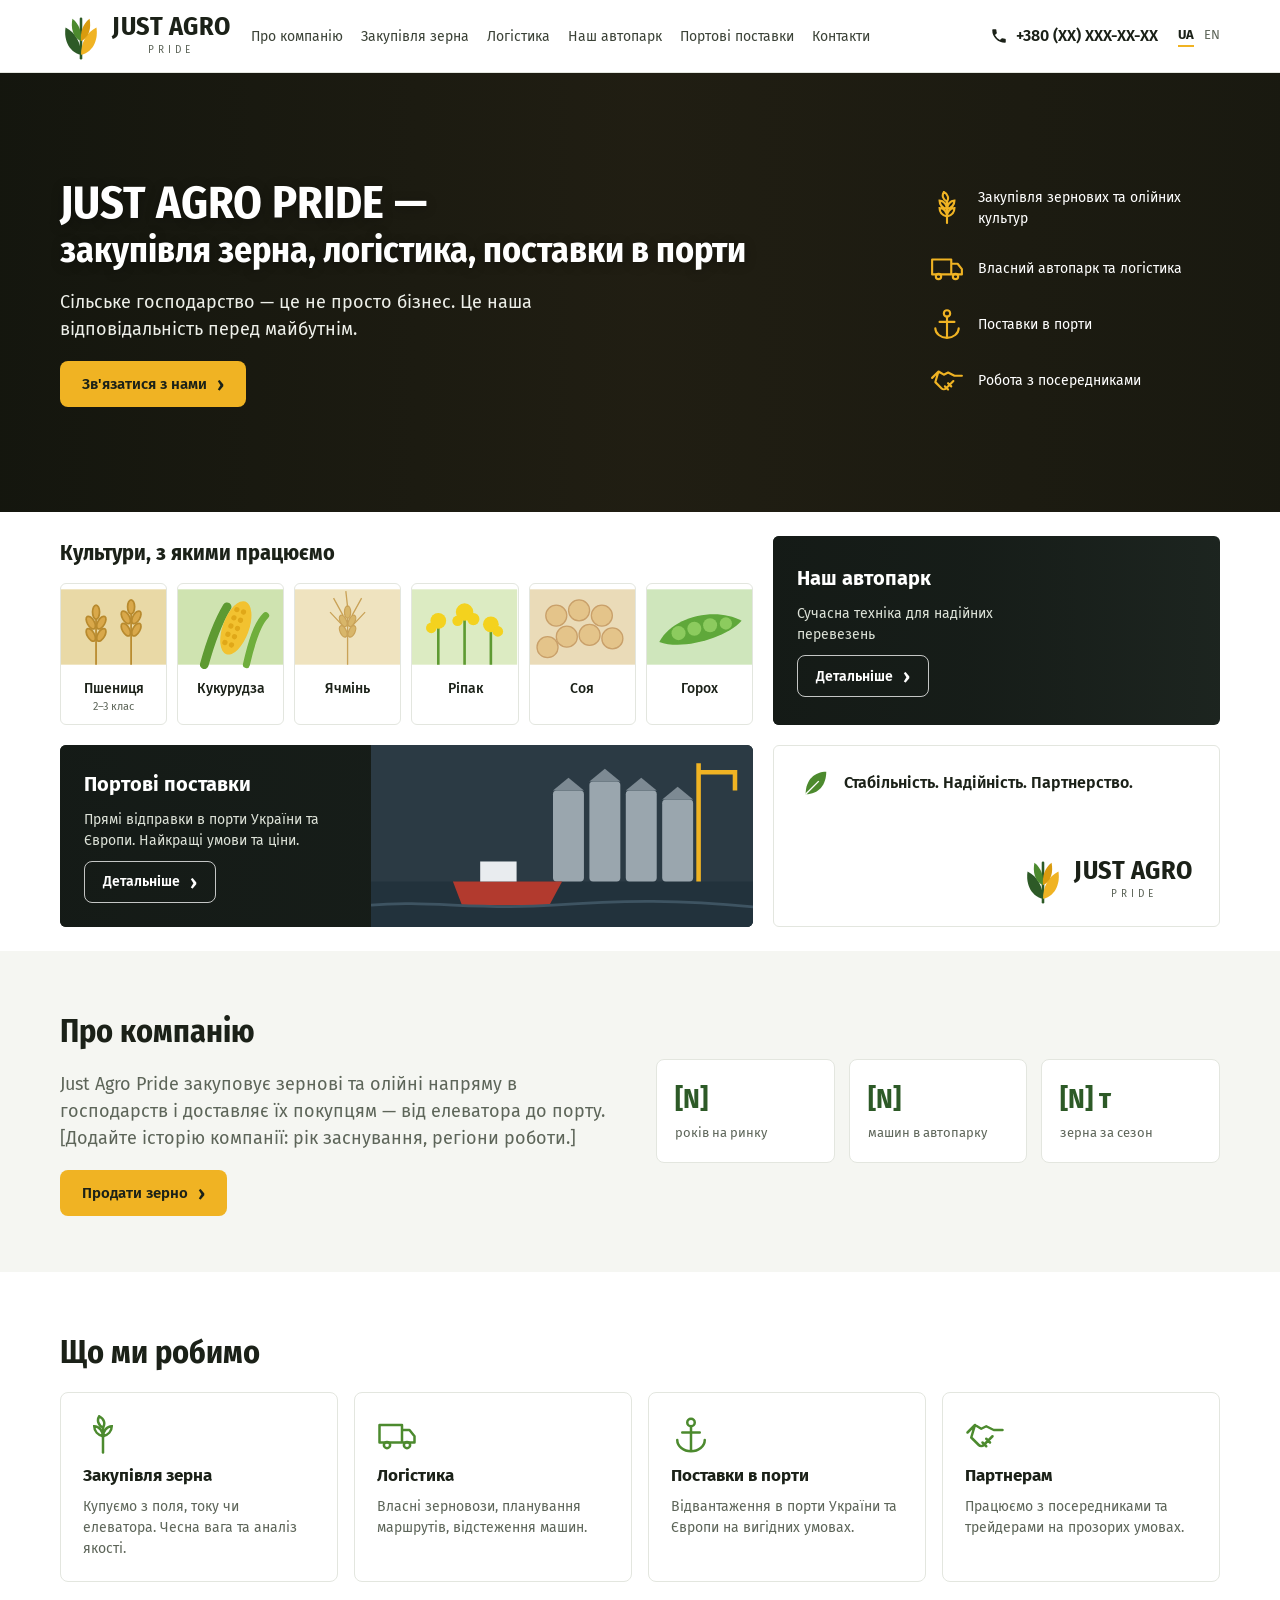
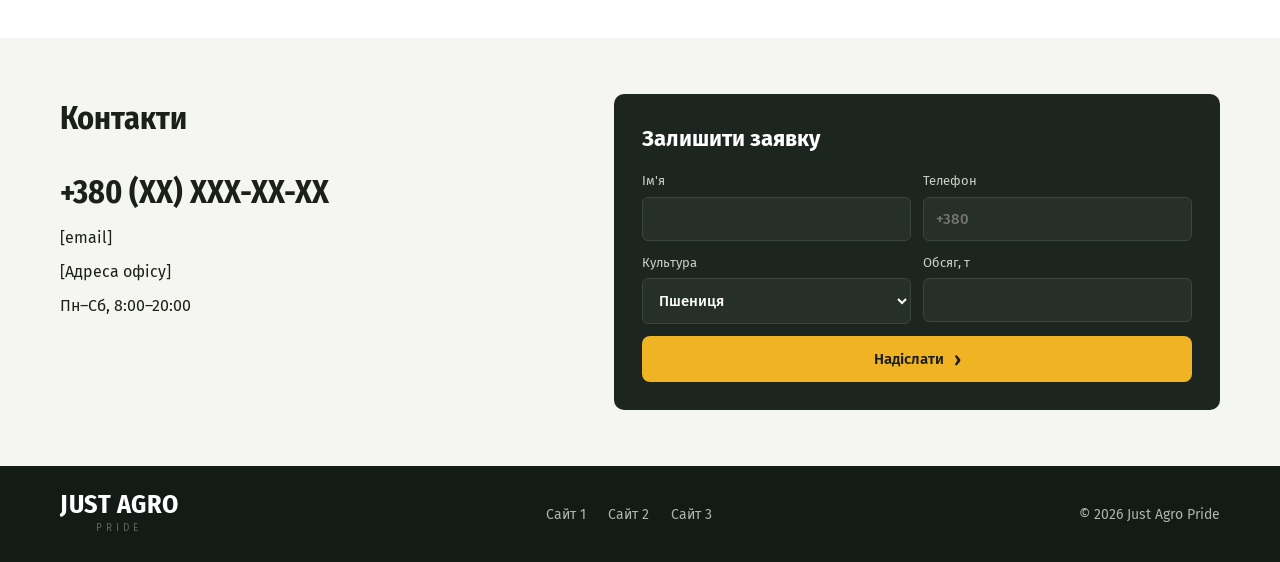
<file: v4.html>
<!doctype html>
<html lang="uk">
<head>
<meta charset="utf-8">
<meta name="viewport" content="width=device-width, initial-scale=1">
<title>Just Agro Pride — закупівля зерна, логістика, поставки в порти</title>
<meta name="description" content="Закупівля зернових і олійних культур, власний автопарк, прямі поставки в порти.">
<link rel="icon" href="favicon.svg" type="image/svg+xml">
<link rel="preconnect" href="https://fonts.googleapis.com">
<link rel="stylesheet" href="https://fonts.googleapis.com/css2?family=Fira+Sans:wght@400;500;600;700&family=Fira+Sans+Condensed:wght@600;700&display=swap">
<style>
:root { --g: #2D5A27; --g2: #4C8A2E; --y: #F0B323; --y-d: #D99B0E; --ink: #1B2118; --mut: #5D6559; --line: #E3E6DF; --dark: #1D2520; --soft: #F5F6F2; }
* { box-sizing: border-box; }
html { scroll-behavior: smooth; }
body { margin: 0; font-family: "Fira Sans", system-ui, sans-serif; color: var(--ink); background: #fff; font-size: 16px; line-height: 1.5; }
a { color: inherit; }
.wrap { max-width: 1200px; margin: 0 auto; padding: 0 20px; }
section { scroll-margin-top: 84px; }
.btn { display: inline-flex; align-items: center; gap: 10px; padding: 13px 22px; border-radius: 8px; font: 600 15px "Fira Sans", sans-serif; text-decoration: none; border: 0; cursor: pointer; transition: background-color .15s; }
.btn::after { content: "›"; font-size: 20px; line-height: 1; }
.btn--y { background: var(--y); color: var(--ink); }
.btn--y:hover { background: var(--y-d); }
.btn--line { border: 1.5px solid rgba(255,255,255,.75); color: #fff; padding: 10px 18px; font-size: 14px; }
.btn--line:hover { background: rgba(255,255,255,.12); }
h2 { font-family: "Fira Sans Condensed", sans-serif; font-weight: 700; font-size: clamp(24px, 2.6vw, 32px); margin: 0 0 16px; }

/* header */
.hdr { position: sticky; top: 0; z-index: 20; background: #fff; box-shadow: 0 1px 0 var(--line); }
.hdr .wrap { display: flex; flex-wrap: wrap; align-items: center; gap: 12px 20px; padding-top: 12px; padding-bottom: 12px; }
.logo { display: flex; align-items: center; gap: 10px; text-decoration: none; }
.logo svg { width: 42px; height: 48px; }
.logo b { display: block; font-family: "Fira Sans Condensed", sans-serif; font-size: 26px; line-height: 1; letter-spacing: .02em; color: var(--ink); }
.logo small { display: block; text-align: center; font-size: 10px; letter-spacing: .4em; color: var(--mut); margin-top: 3px; }
.nav { flex: 1; display: flex; flex-wrap: wrap; gap: 6px 18px; font-size: 14px; }
.nav a { text-decoration: none; color: #3B4237; }
.nav a:hover { color: var(--g2); }
.tel { display: flex; align-items: center; gap: 8px; font-weight: 600; text-decoration: none; }
.tel svg { width: 18px; height: 18px; }
.lang { display: flex; gap: 10px; font-size: 13px; color: var(--mut); }
.lang b { color: var(--ink); border-bottom: 2px solid var(--y); }

/* hero */
.hero { position: relative; color: #fff; background: #2a2416 url("https://images.unsplash.com/photo-1500382017468-9049fed747ef?w=2000&q=70&auto=format&fit=crop") center 65% / cover no-repeat; }
.hero::before { content: ""; position: absolute; inset: 0; background: linear-gradient(90deg, rgba(14,18,12,.78) 0%, rgba(14,18,12,.35) 50%, rgba(14,18,12,.6) 100%); }
.hero .wrap { position: relative; display: flex; flex-wrap: wrap; gap: 32px; align-items: center; justify-content: space-between; min-height: 440px; padding-top: 48px; padding-bottom: 48px; }
.hero__t { flex: 1 1 520px; display: flex; flex-direction: column; gap: 18px; align-items: flex-start; }
.hero h1 { margin: 0; font-family: "Fira Sans Condensed", sans-serif; font-weight: 700; font-size: clamp(30px, 3.8vw, 46px); line-height: 1.15; text-shadow: 0 2px 12px rgba(0,0,0,.3); }
.hero h1 span { display: block; font-size: .78em; }
.hero p { margin: 0; font-size: 18px; color: #EEF0EA; max-width: 520px; }
.feats { flex: 0 1 290px; list-style: none; margin: 0; padding: 0; display: flex; flex-direction: column; gap: 22px; }
.feats li { display: flex; gap: 14px; align-items: center; font-size: 14px; }
.feats svg { width: 34px; height: 34px; color: var(--y); flex-shrink: 0; }

/* grid */
.grid { display: grid; grid-template-columns: 1.55fr 1fr; gap: 20px; padding-top: 24px; padding-bottom: 24px; }
.crops h2 { font-size: 22px; margin-bottom: 14px; }
.tiles { display: grid; grid-template-columns: repeat(6, minmax(0, 1fr)); gap: 10px; }
.tile { border: 1px solid var(--line); border-radius: 6px; overflow: hidden; text-align: center; background: #fff; text-decoration: none; transition: box-shadow .15s, transform .15s; }
.tile:hover { transform: translateY(-2px); box-shadow: 0 8px 18px rgba(0,0,0,.1); }
.tile svg { display: block; width: 100%; height: 86px; }
.tile b { display: block; font-size: 14px; font-weight: 500; padding: 8px 4px 0; }
.tile small { display: block; font-size: 11px; color: var(--mut); padding-bottom: 8px; min-height: 22px; }
.dcard { position: relative; overflow: hidden; border-radius: 6px; color: #fff; background: var(--dark); min-height: 150px; padding: 24px; display: flex; flex-direction: column; justify-content: center; gap: 10px; align-items: flex-start; }
.dcard > * { position: relative; }
.dcard h3 { margin: 0; font-size: 20px; }
.dcard p { margin: 0; font-size: 14px; color: #DDE2D8; max-width: 260px; }
.dcard--fleet { background: #1d2520 url("https://images.unsplash.com/photo-1601584115197-04ecc0da31d7?w=900&q=60&auto=format&fit=crop") right center / cover; }
.dcard--fleet::before, .dcard--port::before { content: ""; position: absolute; inset: 0; background: linear-gradient(90deg, rgba(20,26,22,.95) 0%, rgba(20,26,22,.75) 45%, rgba(20,26,22,.05) 100%); }
.dcard--port { background: #1d2520; }
.dcard--port svg.art { position: absolute; right: 0; bottom: 0; height: 100%; width: auto; max-width: 70%; }
.slogan { border: 1px solid var(--line); border-radius: 6px; padding: 22px 26px; display: flex; flex-direction: column; justify-content: space-between; gap: 16px; }
.slogan p { margin: 0; display: flex; gap: 14px; align-items: center; font-weight: 600; font-size: 16px; }
.slogan p svg { width: 30px; height: 30px; flex-shrink: 0; }
.slogan .logo { align-self: flex-end; }

/* about/services */
.sec { padding: 56px 0; }
.soft { background: var(--soft); }
.two { display: flex; flex-wrap: wrap; gap: 32px; align-items: center; }
.two > * { flex: 1 1 420px; }
.lead { font-size: 18px; color: var(--mut); margin: 0 0 18px; }
.nums { display: grid; grid-template-columns: repeat(3, minmax(0, 1fr)); gap: 14px; }
.num { background: #fff; border: 1px solid var(--line); border-radius: 8px; padding: 18px; }
.num b { display: block; font-family: "Fira Sans Condensed", sans-serif; font-size: 28px; color: var(--g); }
.num span { font-size: 13px; color: var(--mut); }
.svc { display: grid; grid-template-columns: repeat(4, minmax(0, 1fr)); gap: 16px; }
.sv { background: #fff; border: 1px solid var(--line); border-radius: 8px; padding: 22px; display: flex; flex-direction: column; gap: 8px; }
.sv svg { width: 40px; height: 40px; color: var(--g2); }
.sv b { font-size: 17px; }
.sv p { margin: 0; font-size: 14px; color: var(--mut); }

/* contacts */
.contact { display: flex; flex-wrap: wrap; gap: 28px; }
.contact > div { flex: 1 1 340px; display: flex; flex-direction: column; gap: 10px; }
.contact .big { font-family: "Fira Sans Condensed", sans-serif; font-size: 32px; font-weight: 700; text-decoration: none; }
form { flex: 1 1 420px; background: var(--dark); color: #fff; border-radius: 10px; padding: 28px; display: grid; grid-template-columns: 1fr 1fr; gap: 12px; }
form h3 { grid-column: 1 / -1; margin: 0 0 4px; font-size: 22px; }
form label { display: flex; flex-direction: column; gap: 6px; font-size: 13px; color: #C9D0C4; }
form .full { grid-column: 1 / -1; }
form input, form select { padding: 12px; border-radius: 6px; border: 1px solid #3A453C; background: #263029; color: #fff; font: 500 15px "Fira Sans", sans-serif; }
form input:focus, form select:focus { outline: 2px solid var(--y); }
form .btn { grid-column: 1 / -1; justify-content: center; }
.ok { grid-column: 1 / -1; display: none; background: #2F3D33; border-radius: 6px; padding: 10px 12px; font-size: 14px; }

footer { background: #141a16; color: #AEB6AA; font-size: 14px; }
footer .wrap { display: flex; flex-wrap: wrap; gap: 16px 32px; align-items: center; justify-content: space-between; padding-top: 26px; padding-bottom: 26px; }
footer .logo b { color: #fff; }
footer nav { display: flex; flex-wrap: wrap; gap: 8px 22px; }
footer nav a { text-decoration: none; }

@media (max-width: 1000px) {
  .grid { grid-template-columns: 1fr; }
  .svc { grid-template-columns: repeat(2, minmax(0, 1fr)); }
}
@media (max-width: 640px) {
  .tiles { grid-template-columns: repeat(3, minmax(0, 1fr)); }
  .nums { grid-template-columns: 1fr; }
  .svc { grid-template-columns: 1fr; }
  form { grid-template-columns: 1fr; }
  .nav { order: 3; flex-basis: 100%; gap: 6px 16px; }
}
</style>
</head>
<body>

<header class="hdr"><div class="wrap">
  <a class="logo" href="v4.html" aria-label="Just Agro Pride">
    <svg viewBox="0 0 48 56" aria-hidden="true"><path d="M24 54 C 24 40 24 26 24 8" stroke="#2D5A27" stroke-width="3" fill="none" stroke-linecap="round"/><path d="M24 50 C 8 46 4 30 6 18 C 18 24 24 36 24 50 Z" fill="#2D5A27"/><path d="M24 50 C 40 46 44 30 42 18 C 30 24 24 36 24 50 Z" fill="#F0B323"/><path d="M24 34 C 14 30 12 18 14 8 C 22 14 25 24 24 34 Z" fill="#4C8A2E"/><path d="M24 34 C 34 30 36 18 34 8 C 26 14 23 24 24 34 Z" fill="#D99B0E"/></svg>
    <span><b>JUST AGRO</b><small>PRIDE</small></span>
  </a>
  <nav class="nav" aria-label="Розділи"><a href="#about">Про компанію</a><a href="#crops">Закупівля зерна</a><a href="#services">Логістика</a><a href="#fleet">Наш автопарк</a><a href="#port">Портові поставки</a><a href="#contacts">Контакти</a></nav>
  <a class="tel" href="tel:+380000000000"><svg viewBox="0 0 24 24" fill="currentColor" aria-hidden="true"><path d="M6.6 10.8a15.1 15.1 0 0 0 6.6 6.6l2.2-2.2a1 1 0 0 1 1-.25 11.4 11.4 0 0 0 3.6.57 1 1 0 0 1 1 1V20a1 1 0 0 1-1 1A17 17 0 0 1 3 4a1 1 0 0 1 1-1h3.5a1 1 0 0 1 1 1c0 1.25.2 2.45.57 3.57a1 1 0 0 1-.25 1z"/></svg>+380 (XX) XXX-XX-XX</a>
  <div class="lang"><b>UA</b><span>EN</span></div>
</div></header>

<section class="hero"><div class="wrap">
  <div class="hero__t">
    <h1>JUST AGRO PRIDE —<span>закупівля зерна, логістика, поставки в порти</span></h1>
    <p>Сільське господарство — це не просто бізнес. Це наша відповідальність перед майбутнім.</p>
    <a class="btn btn--y" href="#contacts">Зв'язатися з нами</a>
  </div>
  <ul class="feats">
    <li><svg viewBox="0 0 32 32" fill="none" stroke="currentColor" stroke-width="2" stroke-linecap="round" aria-hidden="true"><path d="M16 30V10"/><path d="M16 10c-4-2-5-6-3-9 4 2 5 6 3 9zM16 17c-4-1-7-4-7-8 4 0 7 4 7 8zM16 17c4-1 7-4 7-8-4 0-7 4-7 8zM16 24c-4-1-7-4-7-8 4 0 7 4 7 8zM16 24c4-1 7-4 7-8-4 0-7 4-7 8z"/></svg>Закупівля зернових та олійних культур</li>
    <li><svg viewBox="0 0 32 32" fill="none" stroke="currentColor" stroke-width="2" stroke-linecap="round" stroke-linejoin="round" aria-hidden="true"><path d="M2 8h18v14H2zM20 12h6l4 5v5H20"/><circle cx="8" cy="24" r="2.5"/><circle cx="24" cy="24" r="2.5"/></svg>Власний автопарк та логістика</li>
    <li><svg viewBox="0 0 32 32" fill="none" stroke="currentColor" stroke-width="2" stroke-linecap="round" stroke-linejoin="round" aria-hidden="true"><circle cx="16" cy="6" r="3"/><path d="M16 9v20M9 14h14M5 20c0 5 5 9 11 9s11-4 11-9"/></svg>Поставки в порти</li>
    <li><svg viewBox="0 0 32 32" fill="none" stroke="currentColor" stroke-width="2" stroke-linecap="round" stroke-linejoin="round" aria-hidden="true"><path d="M2 14l6-6 5 3 4-2 6 3 7 0M8 8l-3 10 6 6c1 1 3 1 4 0l7-7M14 22l3 3M17 19l3 3"/></svg>Робота з посередниками</li>
  </ul>
</div></section>

<div class="wrap grid">
  <div class="crops" id="crops">
    <h2>Культури, з якими працюємо</h2>
    <div class="tiles">
      <a class="tile" href="#contacts" data-crop="Пшениця"><svg viewBox="0 0 120 86" aria-hidden="true"><rect width="120" height="86" fill="#E9D9A6"/><g stroke="#B88A2E" stroke-width="2" fill="#D9A84A"><path d="M40 86V30" fill="none"/><ellipse cx="40" cy="26" rx="4" ry="8"/><ellipse cx="34" cy="38" rx="4" ry="8" transform="rotate(-30 34 38)"/><ellipse cx="46" cy="38" rx="4" ry="8" transform="rotate(30 46 38)"/><ellipse cx="34" cy="52" rx="4" ry="8" transform="rotate(-30 34 52)"/><ellipse cx="46" cy="52" rx="4" ry="8" transform="rotate(30 46 52)"/><path d="M80 86V24" fill="none"/><ellipse cx="80" cy="20" rx="4" ry="8"/><ellipse cx="74" cy="32" rx="4" ry="8" transform="rotate(-30 74 32)"/><ellipse cx="86" cy="32" rx="4" ry="8" transform="rotate(30 86 32)"/><ellipse cx="74" cy="46" rx="4" ry="8" transform="rotate(-30 74 46)"/><ellipse cx="86" cy="46" rx="4" ry="8" transform="rotate(30 86 46)"/></g></svg><b>Пшениця</b><small>2–3 клас</small></a>
      <a class="tile" href="#contacts" data-crop="Кукурудза"><svg viewBox="0 0 120 86" aria-hidden="true"><rect width="120" height="86" fill="#CFE3B0"/><path d="M30 86 C 40 50 50 30 56 20" stroke="#5E9A32" stroke-width="10" fill="none" stroke-linecap="round"/><ellipse cx="66" cy="44" rx="15" ry="32" fill="#F2C230" transform="rotate(20 66 44)"/><g fill="#E0A818" transform="rotate(20 66 44)"><circle cx="60" cy="24" r="3"/><circle cx="68" cy="24" r="3"/><circle cx="60" cy="34" r="3"/><circle cx="68" cy="34" r="3"/><circle cx="60" cy="44" r="3"/><circle cx="68" cy="44" r="3"/><circle cx="60" cy="54" r="3"/><circle cx="68" cy="54" r="3"/><circle cx="60" cy="64" r="3"/><circle cx="68" cy="64" r="3"/></g><path d="M78 86 C 84 60 90 40 100 30" stroke="#6FAE3C" stroke-width="8" fill="none" stroke-linecap="round"/></svg><b>Кукурудза</b><small></small></a>
      <a class="tile" href="#contacts" data-crop="Ячмінь"><svg viewBox="0 0 120 86" aria-hidden="true"><rect width="120" height="86" fill="#EFE3BF"/><g stroke="#C9A257" stroke-width="1.5" fill="#D8B66A"><path d="M60 86V28" fill="none"/><ellipse cx="60" cy="26" rx="3.5" ry="7"/><ellipse cx="55" cy="36" rx="3.5" ry="7" transform="rotate(-25 55 36)"/><ellipse cx="65" cy="36" rx="3.5" ry="7" transform="rotate(25 65 36)"/><ellipse cx="55" cy="48" rx="3.5" ry="7" transform="rotate(-25 55 48)"/><ellipse cx="65" cy="48" rx="3.5" ry="7" transform="rotate(25 65 48)"/><path d="M60 20 L58 2 M55 30 L44 10 M65 30 L76 10 M55 42 L40 26 M65 42 L80 26" fill="none"/></g></svg><b>Ячмінь</b><small></small></a>
      <a class="tile" href="#contacts" data-crop="Ріпак"><svg viewBox="0 0 120 86" aria-hidden="true"><rect width="120" height="86" fill="#DCEBC2"/><g stroke="#5E9A32" stroke-width="3"><path d="M30 86V40M60 86V30M90 86V44"/></g><g fill="#F4D21E"><circle cx="30" cy="36" r="9"/><circle cx="22" cy="44" r="6"/><circle cx="60" cy="26" r="10"/><circle cx="70" cy="34" r="7"/><circle cx="52" cy="36" r="6"/><circle cx="90" cy="40" r="9"/><circle cx="98" cy="48" r="6"/></g></svg><b>Ріпак</b><small></small></a>
      <a class="tile" href="#contacts" data-crop="Соя"><svg viewBox="0 0 120 86" aria-hidden="true"><rect width="120" height="86" fill="#EADBB8"/><g fill="#E4C48A" stroke="#C9A06A" stroke-width="1.5"><circle cx="30" cy="30" r="12"/><circle cx="56" cy="24" r="12"/><circle cx="82" cy="30" r="12"/><circle cx="42" cy="54" r="12"/><circle cx="68" cy="52" r="12"/><circle cx="94" cy="56" r="12"/><circle cx="20" cy="66" r="12"/></g></svg><b>Соя</b><small></small></a>
      <a class="tile" href="#contacts" data-crop="Горох"><svg viewBox="0 0 120 86" aria-hidden="true"><rect width="120" height="86" fill="#CFE6BC"/><path d="M14 60 C 30 30 80 20 108 36 C 90 56 40 70 14 60 Z" fill="#5FA83A"/><g fill="#8CCB5E"><circle cx="36" cy="50" r="8"/><circle cx="54" cy="45" r="8"/><circle cx="72" cy="41" r="8"/><circle cx="90" cy="39" r="7"/></g></svg><b>Горох</b><small></small></a>
    </div>
  </div>
  <div class="dcard dcard--fleet" id="fleet"><h3>Наш автопарк</h3><p>Сучасна техніка для надійних перевезень</p><a class="btn btn--line" href="#services">Детальніше</a></div>
  <div class="dcard dcard--port" id="port">
    <svg class="art" viewBox="0 0 420 200" aria-hidden="true"><rect width="420" height="200" fill="#2B3A44"/><rect y="150" width="420" height="50" fill="#22323C"/><g fill="#9AA6AE"><rect x="200" y="50" width="34" height="100" rx="4"/><rect x="240" y="40" width="34" height="110" rx="4"/><rect x="280" y="50" width="34" height="100" rx="4"/><rect x="320" y="60" width="34" height="90" rx="4"/></g><g fill="#7D8A93"><path d="M200 50 l17 -14 17 14z"/><path d="M240 40 l17 -14 17 14z"/><path d="M280 50 l17 -14 17 14z"/><path d="M320 60 l17 -14 17 14z"/></g><path d="M360 20 v130 M360 30 h40 v20" stroke="#F0B323" stroke-width="5" fill="none"/><path d="M90 150 h120 l-14 26 h-96 z" fill="#B23A2E"/><rect x="120" y="128" width="40" height="22" fill="#E9ECEF"/><path d="M0 176 C 60 170 120 182 200 176 S 340 170 420 178" stroke="#3E5462" stroke-width="3" fill="none"/></svg>
    <h3>Портові поставки</h3><p>Прямі відправки в порти України та Європи. Найкращі умови та ціни.</p><a class="btn btn--line" href="#contacts">Детальніше</a>
  </div>
  <div class="slogan">
    <p><svg viewBox="0 0 32 32" aria-hidden="true"><path d="M6 28 C 6 12 16 4 28 4 C 28 18 20 28 6 28 Z" fill="#4C8A2E"/><path d="M6 28 L 20 14" stroke="#fff" stroke-width="1.5"/></svg>Стабільність. Надійність. Партнерство.</p>
    <span class="logo"><svg viewBox="0 0 48 56" aria-hidden="true"><path d="M24 54 C 24 40 24 26 24 8" stroke="#2D5A27" stroke-width="3" fill="none" stroke-linecap="round"/><path d="M24 50 C 8 46 4 30 6 18 C 18 24 24 36 24 50 Z" fill="#2D5A27"/><path d="M24 50 C 40 46 44 30 42 18 C 30 24 24 36 24 50 Z" fill="#F0B323"/><path d="M24 34 C 14 30 12 18 14 8 C 22 14 25 24 24 34 Z" fill="#4C8A2E"/><path d="M24 34 C 34 30 36 18 34 8 C 26 14 23 24 24 34 Z" fill="#D99B0E"/></svg><span><b>JUST AGRO</b><small>PRIDE</small></span></span>
  </div>
</div>

<section class="sec soft" id="about"><div class="wrap two">
  <div>
    <h2>Про компанію</h2>
    <p class="lead">Just Agro Pride закуповує зернові та олійні напряму в господарств і доставляє їх покупцям — від елеватора до порту. [Додайте історію компанії: рік заснування, регіони роботи.]</p>
    <a class="btn btn--y" href="#contacts">Продати зерно</a>
  </div>
  <div class="nums">
    <div class="num"><b>[N]</b><span>років на ринку</span></div>
    <div class="num"><b>[N]</b><span>машин в автопарку</span></div>
    <div class="num"><b>[N] т</b><span>зерна за сезон</span></div>
  </div>
</div></section>

<section class="sec" id="services"><div class="wrap">
  <h2>Що ми робимо</h2>
  <div class="svc">
    <div class="sv"><svg viewBox="0 0 32 32" fill="none" stroke="currentColor" stroke-width="2" stroke-linecap="round" aria-hidden="true"><path d="M16 30V10"/><path d="M16 10c-4-2-5-6-3-9 4 2 5 6 3 9zM16 17c-4-1-7-4-7-8 4 0 7 4 7 8zM16 17c4-1 7-4 7-8-4 0-7 4-7 8z"/></svg><b>Закупівля зерна</b><p>Купуємо з поля, току чи елеватора. Чесна вага та аналіз якості.</p></div>
    <div class="sv"><svg viewBox="0 0 32 32" fill="none" stroke="currentColor" stroke-width="2" stroke-linecap="round" stroke-linejoin="round" aria-hidden="true"><path d="M2 8h18v14H2zM20 12h6l4 5v5H20"/><circle cx="8" cy="24" r="2.5"/><circle cx="24" cy="24" r="2.5"/></svg><b>Логістика</b><p>Власні зерновози, планування маршрутів, відстеження машин.</p></div>
    <div class="sv"><svg viewBox="0 0 32 32" fill="none" stroke="currentColor" stroke-width="2" stroke-linecap="round" stroke-linejoin="round" aria-hidden="true"><circle cx="16" cy="6" r="3"/><path d="M16 9v20M9 14h14M5 20c0 5 5 9 11 9s11-4 11-9"/></svg><b>Поставки в порти</b><p>Відвантаження в порти України та Європи на вигідних умовах.</p></div>
    <div class="sv"><svg viewBox="0 0 32 32" fill="none" stroke="currentColor" stroke-width="2" stroke-linecap="round" stroke-linejoin="round" aria-hidden="true"><path d="M2 14l6-6 5 3 4-2 6 3 7 0M8 8l-3 10 6 6c1 1 3 1 4 0l7-7M14 22l3 3M17 19l3 3"/></svg><b>Партнерам</b><p>Працюємо з посередниками та трейдерами на прозорих умовах.</p></div>
  </div>
</div></section>

<section class="sec soft" id="contacts"><div class="wrap contact">
  <div>
    <h2>Контакти</h2>
    <a class="big" href="tel:+380000000000">+380 (XX) XXX-XX-XX</a>
    <span>[email]</span>
    <span>[Адреса офісу]</span>
    <span>Пн–Сб, 8:00–20:00</span>
  </div>
  <form id="f">
    <h3>Залишити заявку</h3>
    <label>Ім'я<input required></label>
    <label>Телефон<input type="tel" placeholder="+380" required></label>
    <label>Культура<select id="fc"><option>Пшениця</option><option>Кукурудза</option><option>Ячмінь</option><option>Ріпак</option><option>Соя</option><option>Горох</option></select></label>
    <label>Обсяг, т<input type="number" min="1"></label>
    <button class="btn btn--y" type="submit">Надіслати</button>
    <div class="ok" id="ok">Дякуємо! Це тестовий сайт: форма ще не підключена. Будь ласка, зателефонуйте нам.</div>
  </form>
</div></section>

<footer><div class="wrap">
  <span class="logo"><span><b>JUST AGRO</b><small>PRIDE</small></span></span>
  <nav><a href="./">Сайт 1</a><a href="v2.html">Сайт 2</a><a href="v3.html">Сайт 3</a></nav>
  <span>© 2026 Just Agro Pride</span>
</div></footer>

<script>
document.querySelectorAll('.tile').forEach(function (t) { t.addEventListener('click', function () { document.getElementById('fc').value = t.getAttribute('data-crop'); }); });
document.getElementById('f').addEventListener('submit', function (e) { e.preventDefault(); document.getElementById('ok').style.display = 'block'; });
</script>
</body>
</html>
</file>
